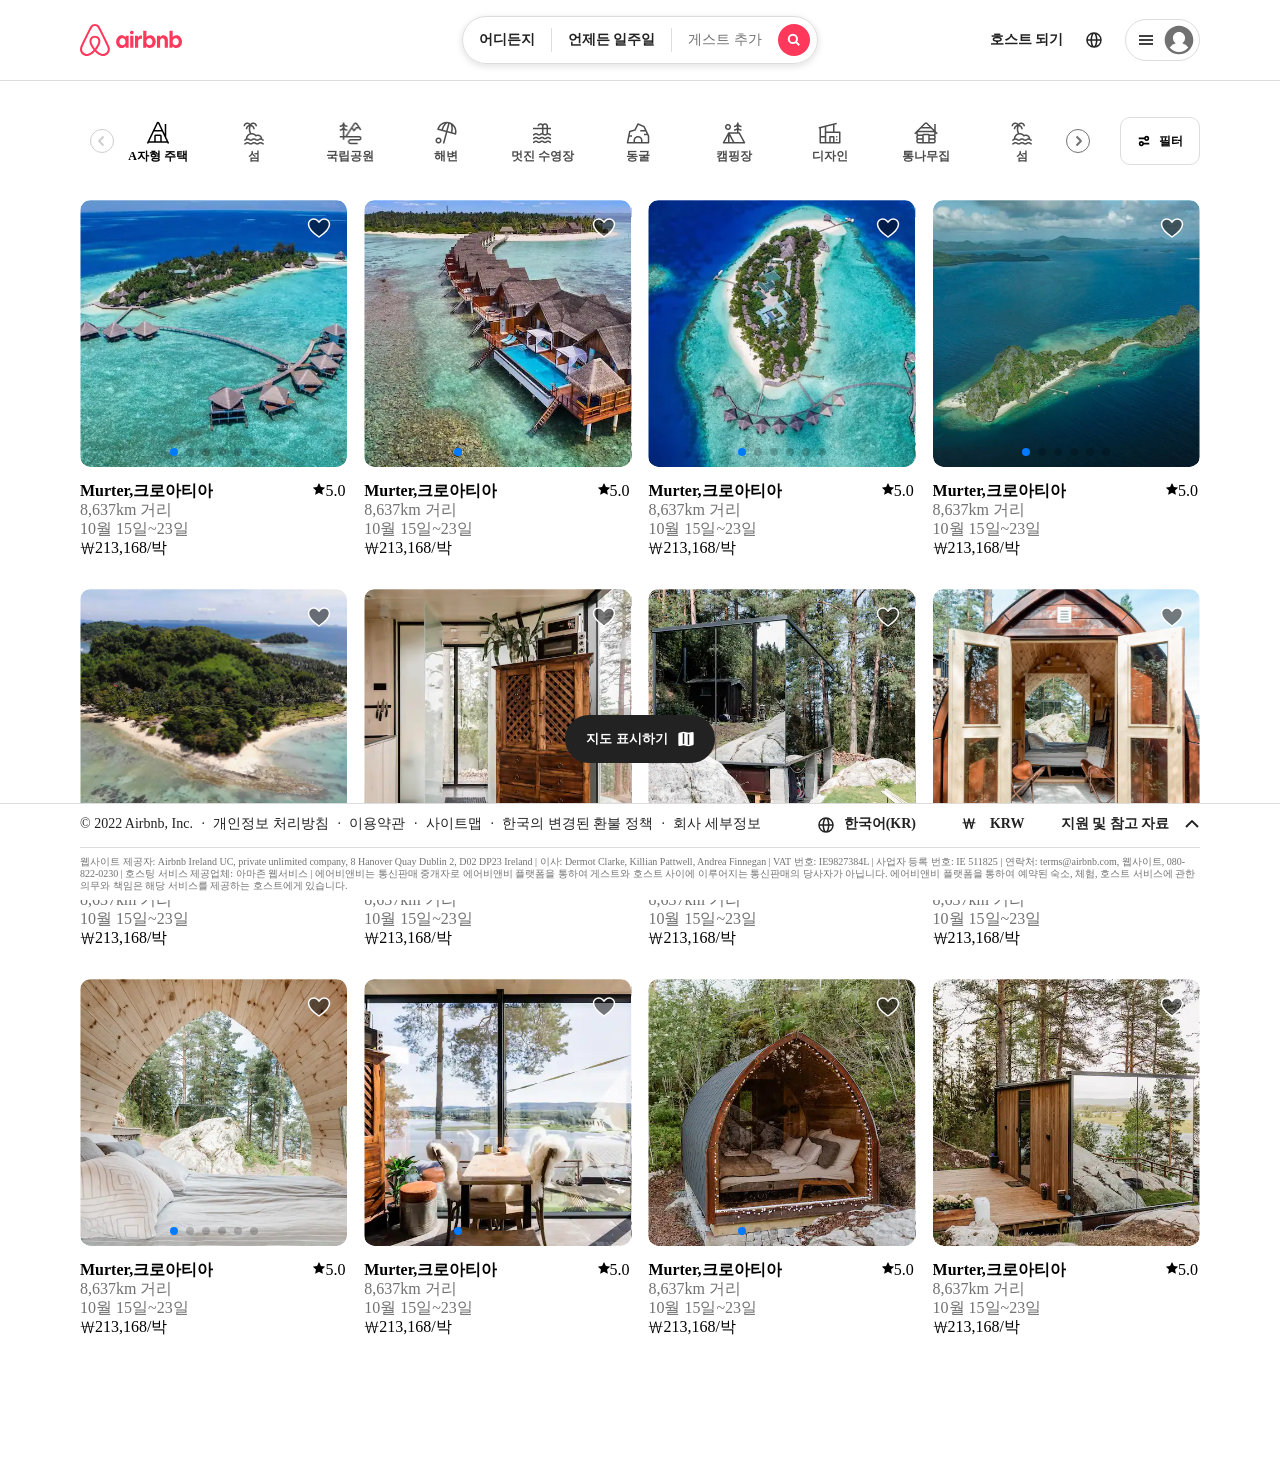
<file: index.html>
<!DOCTYPE html>
<html lang="ko">
<head>
    <meta charset="UTF-8">
    <meta http-equiv="X-UA-Compatible" content="IE=edge">
    <meta name="viewport" content="width=device-width, initial-scale=1.0">
    <title>airbnb clone</title>
    <link rel="shortcut icon" href="./image/Airbnb_icon.png">
    <link rel="stylesheet" href="./css/reset.css">
    <!-- Link Swiper's CSS -->
    <link rel="stylesheet" href="https://unpkg.com/swiper/swiper-bundle.min.css">
    <link rel="stylesheet" href="./css/style.css">
    <script src="https://code.jquery.com/jquery-3.6.0.min.js"></script>
    <!-- Swiper JS -->
    <script src="https://unpkg.com/swiper/swiper-bundle.min.js"></script>
    <script type="text/javascript" src="./js/index.js"></script>
    <!-- <script src="https://www.w3schools.com/lib/w3.js"></script> -->
</head>
<body>
    <div class="wrap">
        <header id="header"  w3-include-html="./html/header.html">
            <div class="header">
                <div class="header-mobile">
                    <div class="mobile-search">
                        <div>
                            <svg class="mobile-search-icon" viewBox="0 0 32 32" xmlns="http://www.w3.org/2000/svg" aria-hidden="true" role="presentation" focusable="false" style="display: block; height: 16px; width: 16px; fill: currentcolor;">
                                <path d="M13 0c7.18 0 13 5.82 13 13 0 2.868-.929 5.519-2.502 7.669l7.916 7.917-2.828 2.828-7.917-7.916A12.942 12.942 0 0 1 13 26C5.82 26 0 20.18 0 13S5.82 0 13 0zm0 4a9 9 0 1 0 0 18 9 9 0 0 0 0-18z" opacity=".8"></path>
                            </svg>
                        </div>
                        <div class="mobile-search-title"><p>어디로 여행가세요?</p><span>어디든지 언제든 일주일 게스트 추가</span></div>
                        <div class="mobile-search-control">
                            <svg viewBox="0 0 16 16" xmlns="http://www.w3.org/2000/svg" aria-hidden="true" role="presentation" focusable="false" style="display: block; height: 16px; width: 16px; fill: rgb(34, 34, 34);">
                                <path d="M5 8c1.306 0 2.418.835 2.83 2H14v2H7.829A3.001 3.001 0 1 1 5 8zm0 2a1 1 0 1 0 0 2 1 1 0 0 0 0-2zm6-8a3 3 0 1 1-2.829 4H2V4h6.17A3.001 3.001 0 0 1 11 2zm0 2a1 1 0 1 0 0 2 1 1 0 0 0 0-2z"></path>
                            </svg>
                        </div>
                    </div>
                </div>
                <div class="login-modal">
                    <div class="modal-box" id="modal">
                        <div class="modal-box-top">
                            <div class="signup modal-hover">회원 가입</div>
                            <div class="signin modal-hover">로그인</div>
                        </div>
                        <div class="modal-box-bottom">
                            <div class="will-host modal-hover">숙소 호스트 되기</div>
                            <div class="hosting modal-hover">체험 호스팅하기</div>
                            <div class="help modal-hover">도움말</div>
                        </div>
                    </div>
                </div>
                
                <div class="header-top">
                    <div class="header-top-menu">
                        <div class="header-logo">
                            <svg width="102" height="32" style="display:block">
                                <path d="M29.3864 22.7101C29.2429 22.3073 29.0752 21.9176 28.9157 21.5565C28.6701 21.0011 28.4129 20.4446 28.1641 19.9067L28.1444 19.864C25.9255 15.0589 23.5439 10.1881 21.0659 5.38701L20.9607 5.18316C20.7079 4.69289 20.4466 4.18596 20.1784 3.68786C19.8604 3.0575 19.4745 2.4636 19.0276 1.91668C18.5245 1.31651 17.8956 0.833822 17.1853 0.502654C16.475 0.171486 15.7005 -9.83959e-05 14.9165 4.23317e-08C14.1325 9.84805e-05 13.3581 0.171877 12.6478 0.503224C11.9376 0.834571 11.3088 1.31742 10.8059 1.91771C10.3595 2.46476 9.97383 3.05853 9.65572 3.68858C9.38521 4.19115 9.12145 4.70278 8.8664 5.19757L8.76872 5.38696C6.29061 10.1884 3.90903 15.0592 1.69015 19.8639L1.65782 19.9338C1.41334 20.463 1.16057 21.0102 0.919073 21.5563C0.75949 21.9171 0.592009 22.3065 0.448355 22.7103C0.0369063 23.8104 -0.094204 24.9953 0.0668098 26.1585C0.237562 27.334 0.713008 28.4447 1.44606 29.3804C2.17911 30.3161 3.14434 31.0444 4.24614 31.4932C5.07835 31.8299 5.96818 32.002 6.86616 32C7.14824 31.9999 7.43008 31.9835 7.71027 31.9509C8.846 31.8062 9.94136 31.4366 10.9321 30.8639C12.2317 30.1338 13.5152 29.0638 14.9173 27.5348C16.3194 29.0638 17.6029 30.1338 18.9025 30.8639C19.8932 31.4367 20.9886 31.8062 22.1243 31.9509C22.4045 31.9835 22.6864 31.9999 22.9685 32C23.8664 32.002 24.7561 31.8299 25.5883 31.4932C26.6901 31.0444 27.6554 30.3161 28.3885 29.3804C29.1216 28.4447 29.5971 27.3341 29.7679 26.1585C29.9287 24.9952 29.7976 23.8103 29.3864 22.7101ZM14.9173 24.377C13.1816 22.1769 12.0678 20.1338 11.677 18.421C11.5169 17.7792 11.4791 17.1131 11.5656 16.4573C11.6339 15.9766 11.8105 15.5176 12.0821 15.1148C12.4163 14.6814 12.8458 14.3304 13.3374 14.0889C13.829 13.8475 14.3696 13.7219 14.9175 13.7219C15.4655 13.722 16.006 13.8476 16.4976 14.0892C16.9892 14.3307 17.4186 14.6817 17.7528 15.1151C18.0244 15.5181 18.201 15.9771 18.2693 16.4579C18.3556 17.114 18.3177 17.7803 18.1573 18.4223C17.7661 20.1349 16.6526 22.1774 14.9173 24.377ZM27.7406 25.8689C27.6212 26.6908 27.2887 27.4674 26.7762 28.1216C26.2636 28.7759 25.5887 29.2852 24.8183 29.599C24.0393 29.9111 23.1939 30.0217 22.3607 29.9205C21.4946 29.8089 20.6599 29.5239 19.9069 29.0824C18.7501 28.4325 17.5791 27.4348 16.2614 25.9712C18.3591 23.3846 19.669 21.0005 20.154 18.877C20.3723 17.984 20.4196 17.0579 20.2935 16.1475C20.1791 15.3632 19.8879 14.615 19.4419 13.9593C18.9194 13.2519 18.2378 12.6768 17.452 12.2805C16.6661 11.8842 15.798 11.6777 14.9175 11.6777C14.0371 11.6777 13.1689 11.8841 12.383 12.2803C11.5971 12.6765 10.9155 13.2515 10.393 13.9589C9.94707 14.6144 9.65591 15.3624 9.5414 16.1465C9.41524 17.0566 9.4623 17.9822 9.68011 18.8749C10.1648 20.9993 11.4748 23.384 13.5732 25.9714C12.2555 27.4348 11.0845 28.4325 9.92769 29.0825C9.17468 29.5239 8.34007 29.809 7.47395 29.9205C6.64065 30.0217 5.79525 29.9111 5.0162 29.599C4.24581 29.2852 3.57092 28.7759 3.05838 28.1217C2.54585 27.4674 2.21345 26.6908 2.09411 25.8689C1.97932 25.0334 2.07701 24.1825 2.37818 23.3946C2.49266 23.0728 2.62663 22.757 2.7926 22.3818C3.0274 21.851 3.27657 21.3115 3.51759 20.7898L3.54996 20.7197C5.75643 15.9419 8.12481 11.0982 10.5894 6.32294L10.6875 6.13283C10.9384 5.64601 11.1979 5.14267 11.4597 4.6563C11.7101 4.15501 12.0132 3.68171 12.3639 3.2444C12.6746 2.86903 13.0646 2.56681 13.5059 2.35934C13.9473 2.15186 14.4291 2.04426 14.9169 2.04422C15.4047 2.04418 15.8866 2.15171 16.3279 2.35911C16.7693 2.56651 17.1593 2.86867 17.4701 3.24399C17.821 3.68097 18.1242 4.15411 18.3744 4.65538C18.6338 5.13742 18.891 5.63623 19.1398 6.11858L19.2452 6.32315C21.7097 11.0979 24.078 15.9415 26.2847 20.7201L26.3046 20.7631C26.5498 21.2936 26.8033 21.8419 27.042 22.382C27.2082 22.7577 27.3424 23.0738 27.4566 23.3944C27.7576 24.1824 27.8553 25.0333 27.7406 25.8689Z"></path>
                                <path class="logo-name" d="M41.6847 24.1196C40.8856 24.1196 40.1505 23.9594 39.4792 23.6391C38.808 23.3188 38.2327 22.8703 37.7212 22.2937C37.2098 21.7172 36.8263 21.0445 36.5386 20.3078C36.2509 19.539 36.123 18.7062 36.123 17.8093C36.123 16.9124 36.2829 16.0475 36.5705 15.2787C36.8582 14.51 37.2737 13.8373 37.7852 13.2287C38.2966 12.6521 38.9039 12.1716 39.6071 11.8513C40.3103 11.531 41.0455 11.3708 41.8765 11.3708C42.6756 11.3708 43.3788 11.531 44.0181 11.8833C44.6574 12.2037 45.1688 12.6841 45.5843 13.2927L45.6802 11.7232H48.6209V23.7992H45.6802L45.5843 22.0375C45.1688 22.6781 44.6254 23.1906 43.9222 23.575C43.2829 23.9274 42.5158 24.1196 41.6847 24.1196ZM42.4519 21.2367C43.0272 21.2367 43.5386 21.0765 44.0181 20.7882C44.4656 20.4679 44.8172 20.0515 45.1049 19.539C45.3606 19.0265 45.4884 18.4179 45.4884 17.7452C45.4884 17.0725 45.3606 16.4639 45.1049 15.9514C44.8492 15.4389 44.4656 15.0225 44.0181 14.7022C43.5706 14.3818 43.0272 14.2537 42.4519 14.2537C41.8765 14.2537 41.3651 14.4139 40.8856 14.7022C40.4382 15.0225 40.0866 15.4389 39.7989 15.9514C39.5432 16.4639 39.4153 17.0725 39.4153 17.7452C39.4153 18.4179 39.5432 19.0265 39.7989 19.539C40.0546 20.0515 40.4382 20.4679 40.8856 20.7882C41.3651 21.0765 41.8765 21.2367 42.4519 21.2367ZM53.6392 8.4559C53.6392 8.80825 53.5753 9.12858 53.4154 9.38483C53.2556 9.64109 53.0319 9.86531 52.7442 10.0255C52.4565 10.1856 52.1369 10.2497 51.8173 10.2497C51.4976 10.2497 51.178 10.1856 50.8903 10.0255C50.6026 9.86531 50.3789 9.64109 50.2191 9.38483C50.0592 9.09654 49.9953 8.80825 49.9953 8.4559C49.9953 8.10355 50.0592 7.78323 50.2191 7.52697C50.3789 7.23868 50.6026 7.04649 50.8903 6.88633C51.178 6.72617 51.4976 6.66211 51.8173 6.66211C52.1369 6.66211 52.4565 6.72617 52.7442 6.88633C53.0319 7.04649 53.2556 7.27072 53.4154 7.52697C53.5433 7.78323 53.6392 8.07152 53.6392 8.4559ZM50.2191 23.7672V11.6911H53.4154V23.7672H50.2191V23.7672ZM61.9498 14.8623V14.8943C61.79 14.8303 61.5982 14.7982 61.4383 14.7662C61.2466 14.7342 61.0867 14.7342 60.895 14.7342C60 14.7342 59.3287 14.9904 58.8812 15.535C58.4018 16.0795 58.178 16.8483 58.178 17.8413V23.7672H54.9817V11.6911H57.9223L58.0182 13.517C58.3379 12.8763 58.7214 12.3958 59.2648 12.0435C59.7762 11.6911 60.3835 11.531 61.0867 11.531C61.3105 11.531 61.5342 11.563 61.726 11.595C61.8219 11.6271 61.8858 11.6271 61.9498 11.6591V14.8623ZM63.2283 23.7672V6.72617H66.4247V13.2287C66.8722 12.6521 67.3836 12.2036 68.0229 11.8513C68.6622 11.531 69.3654 11.3388 70.1645 11.3388C70.9635 11.3388 71.6987 11.4989 72.3699 11.8193C73.0412 12.1396 73.6165 12.588 74.128 13.1646C74.6394 13.7412 75.0229 14.4139 75.3106 15.1506C75.5983 15.9194 75.7261 16.7522 75.7261 17.6491C75.7261 18.546 75.5663 19.4109 75.2787 20.1796C74.991 20.9484 74.5755 21.6211 74.064 22.2297C73.5526 22.8063 72.9453 23.2867 72.2421 23.6071C71.5389 23.9274 70.8037 24.0875 69.9727 24.0875C69.1736 24.0875 68.4704 23.9274 67.8311 23.575C67.1918 23.2547 66.6804 22.7742 66.2649 22.1656L66.169 23.7352L63.2283 23.7672ZM69.3973 21.2367C69.9727 21.2367 70.4841 21.0765 70.9635 20.7882C71.411 20.4679 71.7626 20.0515 72.0503 19.539C72.306 19.0265 72.4339 18.4179 72.4339 17.7452C72.4339 17.0725 72.306 16.4639 72.0503 15.9514C71.7626 15.4389 71.411 15.0225 70.9635 14.7022C70.5161 14.3818 69.9727 14.2537 69.3973 14.2537C68.822 14.2537 68.3106 14.4139 67.8311 14.7022C67.3836 15.0225 67.032 15.4389 66.7443 15.9514C66.4886 16.4639 66.3608 17.0725 66.3608 17.7452C66.3608 18.4179 66.4886 19.0265 66.7443 19.539C67 20.0515 67.3836 20.4679 67.8311 20.7882C68.3106 21.0765 68.822 21.2367 69.3973 21.2367ZM76.9408 23.7672V11.6911H79.8814L79.9773 13.2607C80.3289 12.6841 80.8084 12.2357 81.4157 11.8833C82.023 11.531 82.7262 11.3708 83.5253 11.3708C84.4203 11.3708 85.1874 11.595 85.8267 12.0115C86.4979 12.4279 87.0094 13.0365 87.361 13.8053C87.7126 14.574 87.9043 15.5029 87.9043 16.56V23.7992H84.708V16.9764C84.708 16.1436 84.5162 15.4709 84.1326 14.9904C83.7491 14.51 83.2376 14.2537 82.5664 14.2537C82.0869 14.2537 81.6714 14.3498 81.2878 14.574C80.9362 14.7982 80.6486 15.0865 80.4248 15.503C80.2011 15.8873 80.1052 16.3678 80.1052 16.8483V23.7672H76.9408V23.7672ZM89.5025 23.7672V6.72617H92.6989V13.2287C93.1464 12.6521 93.6578 12.2036 94.2971 11.8513C94.9364 11.531 95.6396 11.3388 96.4387 11.3388C97.2378 11.3388 97.9729 11.4989 98.6442 11.8193C99.3154 12.1396 99.8907 12.588 100.402 13.1646C100.914 13.7412 101.297 14.4139 101.585 15.1506C101.873 15.9194 102 16.7522 102 17.6491C102 18.546 101.841 19.4109 101.553 20.1796C101.265 20.9484 100.85 21.6211 100.338 22.2297C99.8268 22.8063 99.2195 23.2867 98.5163 23.6071C97.8131 23.9274 97.0779 24.0875 96.2469 24.0875C95.4478 24.0875 94.7446 23.9274 94.1053 23.575C93.466 23.2547 92.9546 22.7742 92.5391 22.1656L92.4432 23.7352L89.5025 23.7672ZM95.7035 21.2367C96.2788 21.2367 96.7903 21.0765 97.2697 20.7882C97.7172 20.4679 98.0688 20.0515 98.3565 19.539C98.6122 19.0265 98.7401 18.4179 98.7401 17.7452C98.7401 17.0725 98.6122 16.4639 98.3565 15.9514C98.1008 15.4389 97.7172 15.0225 97.2697 14.7022C96.8222 14.3818 96.2788 14.2537 95.7035 14.2537C95.1281 14.2537 94.6167 14.4139 94.1373 14.7022C93.6898 15.0225 93.3382 15.4389 93.0505 15.9514C92.7628 16.4639 92.6669 17.0725 92.6669 17.7452C92.6669 18.4179 92.7948 19.0265 93.0505 19.539C93.3062 20.0515 93.6898 20.4679 94.1373 20.7882C94.6167 21.0765 95.0962 21.2367 95.7035 21.2367Z" ></path>
                            </svg>
                        </div>
                        <div class="header-search">
                            <button>어디든지</button>
                            <span></span>
                            <button>언제든 일주일</button>
                            <span></span>
                            <button>게스트 추가</button>
                            <div class="header-search-icon">
                                <svg viewBox="0 0 32 32" xmlns="http://www.w3.org/2000/svg" aria-hidden="true" role="presentation" focusable="false" style="display: block; fill: none; height: 12px; width: 12px; stroke: white; stroke-width: 5.33333; overflow: visible;">
                                    <g fill="none"><path d="m13 24c6.0751322 0 11-4.9248678 11-11 0-6.07513225-4.9248678-11-11-11-6.07513225 0-11 4.92486775-11 11 0 6.0751322 4.92486775 11 11 11zm8-3 9 9"></path></g>
                                </svg>
                            </div>
                        </div>
                        <div class="header-etc">
                            <div class="header-host">호스트 되기</div>
                            <div id="header-global" class="header-global" href="#global-popup-bg">
                                <svg viewBox="0 0 16 16" xmlns="http://www.w3.org/2000/svg" aria-hidden="true" role="presentation" focusable="false" style="display: block; height: 16px; width: 16px; fill: currentcolor;">
                                    <path d="m8.002.25a7.77 7.77 0 0 1 7.748 7.776 7.75 7.75 0 0 1 -7.521 7.72l-.246.004a7.75 7.75 0 0 1 -7.73-7.513l-.003-.245a7.75 7.75 0 0 1 7.752-7.742zm1.949 8.5h-3.903c.155 2.897 1.176 5.343 1.886 5.493l.068.007c.68-.002 1.72-2.365 1.932-5.23zm4.255 0h-2.752c-.091 1.96-.53 3.783-1.188 5.076a6.257 6.257 0 0 0 3.905-4.829zm-9.661 0h-2.75a6.257 6.257 0 0 0 3.934 5.075c-.615-1.208-1.036-2.875-1.162-4.686l-.022-.39zm1.188-6.576-.115.046a6.257 6.257 0 0 0 -3.823 5.03h2.75c.085-1.83.471-3.54 1.059-4.81zm2.262-.424c-.702.002-1.784 2.512-1.947 5.5h3.904c-.156-2.903-1.178-5.343-1.892-5.494l-.065-.007zm2.28.432.023.05c.643 1.288 1.069 3.084 1.157 5.018h2.748a6.275 6.275 0 0 0 -3.929-5.068z"></path>
                                </svg>
                            </div>
                            <button class="header-login" id="header-login" href="#modal">
                                <svg viewBox="0 0 32 32" xmlns="http://www.w3.org/2000/svg" aria-hidden="true" role="presentation" focusable="false" style="display: block; fill: none; height: 16px; width: 16px; stroke: currentcolor; stroke-width: 3; overflow: visible;">
                                    <g fill="none" fill-rule="nonzero"><path d="m2 16h28"></path><path d="m2 24h28"></path><path d="m2 8h28"></path></g>
                                </svg>
                                <svg class="person" viewBox="0 0 32 32" xmlns="http://www.w3.org/2000/svg" aria-hidden="true" role="presentation" focusable="false" style="display: block; height: 30px; width: 30px;">
                                    <path d="m16 .7c-8.437 0-15.3 6.863-15.3 15.3s6.863 15.3 15.3 15.3 15.3-6.863 15.3-15.3-6.863-15.3-15.3-15.3zm0 28c-4.021 0-7.605-1.884-9.933-4.81a12.425 12.425 0 0 1 6.451-4.4 6.507 6.507 0 0 1 -3.018-5.49c0-3.584 2.916-6.5 6.5-6.5s6.5 2.916 6.5 6.5a6.513 6.513 0 0 1 -3.019 5.491 12.42 12.42 0 0 1 6.452 4.4c-2.328 2.925-5.912 4.809-9.933 4.809z"></path>
                                </svg>
                            </button>
                        </div>
                    </div>
                </div>
                <div class="header-bottom">
                    <div class="header-bottom-menu">
                        <div class="header-slide">
                            <!-- Swiper -->
                            <div class="swiper mySwiper header-swiper">
                                <div class="swiper-wrapper header-swiper-wrapper">
                                    <div class="swiper-slide header-swiper-slide active"><img src="./image/menu-icon-AtypeHouse.jpg"><p>A자형 주택</p></div>
                                    <div class="swiper-slide header-swiper-slide"><img src="./image/menu-icon-island.jpg"><p>섬</p></div>
                                    <div class="swiper-slide header-swiper-slide"><img src="./image/menu-icon-nationalPark.jpg"><p>국립공원</p></div>
                                    <div class="swiper-slide header-swiper-slide"><img src="./image/menu-icon-beach.jpg"><p>해변</p></div>
                                    <div class="swiper-slide header-swiper-slide"><img src="./image/menu-icon-pool.jpg"><p>멋진 수영장</p></div>
                                    <div class="swiper-slide header-swiper-slide"><img src="./image/menu-icon-cave.jpg"><p>동굴</p></div>
                                    <div class="swiper-slide header-swiper-slide"><img src="./image/menu-icon-campground.jpg"><p>캠핑장</p></div>
                                    <div class="swiper-slide header-swiper-slide"><img src="./image/menu-icon-design.jpg"><p>디자인</p></div>
                                    <div class="swiper-slide header-swiper-slide"><img src="./image/menu-icon-logCabin.jpg"><p>통나무집</p></div>
                                    <div class="swiper-slide header-swiper-slide"><img src="./image/menu-icon-island.jpg"><p>섬</p></div>
                                    <div class="swiper-slide header-swiper-slide"><img src="./image/menu-icon-island.jpg"><p>섬</p></div>
                                    <div class="swiper-slide header-swiper-slide"><img src="./image/menu-icon-island.jpg"><p>섬</p></div>
                                    <div class="swiper-slide header-swiper-slide"><img src="./image/menu-icon-island.jpg"><p>섬</p></div>
                                    <div class="swiper-slide header-swiper-slide"><img src="./image/menu-icon-island.jpg"><p>섬</p></div>
                                    <div class="swiper-slide header-swiper-slide"><img src="./image/menu-icon-island.jpg"><p>섬</p></div>
                                    <div class="swiper-slide header-swiper-slide"><img src="./image/menu-icon-island.jpg"><p>섬</p></div>
                                    <div class="swiper-slide header-swiper-slide"><img src="./image/menu-icon-island.jpg"><p>섬</p></div>
                                </div>
                                <div class="swiper-button-next">
                                    <svg viewBox="0 0 32 32" xmlns="http://www.w3.org/2000/svg" aria-hidden="true" role="presentation" focusable="false" style="display: block; fill: none; height: 12px; width: 12px; stroke: currentcolor; stroke-width: 5.33333; overflow: visible; color: #717171;">
                                        <g fill="none">
                                            <path d="m12 4 11.2928932 11.2928932c.3905243.3905243.3905243 1.0236893 0 1.4142136l-11.2928932 11.2928932"></path>
                                        </g>
                                    </svg>
                                </div>
                                <div class="swiper-button-prev">
                                    <svg viewBox="0 0 32 32" xmlns="http://www.w3.org/2000/svg" aria-hidden="true" role="presentation" focusable="false" style="display: block; fill: none; height: 12px; width: 12px; stroke: currentcolor; stroke-width: 5.33333; overflow: visible; color: #717171;">
                                        <g fill="none">
                                            <path d="m20 28-11.29289322-11.2928932c-.39052429-.3905243-.39052429-1.0236893 0-1.4142136l11.29289322-11.2928932"></path>
                                        </g>
                                    </svg>
                                </div>
                            </div>                            
                        </div>
                        <div class="header-filter" href="#popup-filter-bg">
                            <svg viewBox="0 0 16 16" xmlns="http://www.w3.org/2000/svg" style="display:block;height:14px;width:14px;fill:currentColor" aria-hidden="true" role="presentation" focusable="false">
                                <path d="M5 8c1.306 0 2.418.835 2.83 2H14v2H7.829A3.001 3.001 0 1 1 5 8zm0 2a1 1 0 1 0 0 2 1 1 0 0 0 0-2zm6-8a3 3 0 1 1-2.829 4H2V4h6.17A3.001 3.001 0 0 1 11 2zm0 2a1 1 0 1 0 0 2 1 1 0 0 0 0-2z"></path>
                            </svg>
                            필터
                        </div>
                    </div>
                </div>
            </div>
        </header>
        <div id="main"  w3-include-html="./html/main.html">
            <div class="main">
                <div class="list-box">
                    <div class="slide">
                        <div class="heart-icon">
                            <svg viewBox="0 0 32 32" xmlns="http://www.w3.org/2000/svg" aria-hidden="true" role="presentation" focusable="false" style="display: block; fill: rgba(0, 0, 0, 0.5); height: 24px; width: 24px; stroke: white; stroke-width: 2; overflow: visible;">
                                <path d="m16 28c7-4.733 14-10 14-17 0-1.792-.683-3.583-2.05-4.95-1.367-1.366-3.158-2.05-4.95-2.05-1.791 0-3.583.684-4.949 2.05l-2.051 2.051-2.05-2.051c-1.367-1.366-3.158-2.05-4.95-2.05-1.791 0-3.583.684-4.949 2.05-1.367 1.367-2.051 3.158-2.051 4.95 0 7 7 12.267 14 17z"></path>
                            </svg>
                        </div>
                        <div class="swiper mainSwiper main-swiper">
                            <div class="swiper-wrapper main-swiper-wrapper">
                                <div class="swiper-slide main-swiper-slide"><img src="./image/373443ec-b377-4181-b753-3a2f3508c2b3.webp"></div>
                                <div class="swiper-slide main-swiper-slide"><img src="./image/realingen-2.jpg"></div>
                                <div class="swiper-slide main-swiper-slide"><img src="./image/realingen-3.jpg"></div>
                                <div class="swiper-slide main-swiper-slide"><img src="./image/realingen-9.jpg"></div>
                                <div class="swiper-slide main-swiper-slide"><img src="./image/realingen-11.jpg"></div>
                                <div class="swiper-slide main-swiper-slide"><img src="./image/realingen-7.jpg"></div>
                            </div>
                            <div class="swiper-pagination"></div>
                            <div class="main-swiper-button-next">
                                <svg viewBox="0 0 32 32" xmlns="http://www.w3.org/2000/svg" aria-hidden="true" role="presentation" focusable="false" style="display: block; fill: none; height: 12px; width: 12px; stroke: currentcolor; stroke-width: 5.33333; overflow: visible; color: #717171;">
                                    <g fill="none">
                                        <path d="m12 4 11.2928932 11.2928932c.3905243.3905243.3905243 1.0236893 0 1.4142136l-11.2928932 11.2928932"></path>
                                    </g>
                                </svg>
                            </div>
                            <div class="main-swiper-button-prev">
                                <svg viewBox="0 0 32 32" xmlns="http://www.w3.org/2000/svg" aria-hidden="true" role="presentation" focusable="false" style="display: block; fill: none; height: 12px; width: 12px; stroke: currentcolor; stroke-width: 5.33333; overflow: visible; color: #717171;">
                                    <g fill="none">
                                        <path d="m20 28-11.29289322-11.2928932c-.39052429-.3905243-.39052429-1.0236893 0-1.4142136l11.29289322-11.2928932"></path>
                                    </g>
                                </svg>
                            </div>                            
                        </div>  
                    </div>
                    <div class="list-content">
                        <div class="list-title">
                            <div class="list-name">Murter,크로아티아</div>
                            <div class="list-star">
                                <svg viewBox="0 0 32 32" xmlns="http://www.w3.org/2000/svg" aria-hidden="true" role="presentation" focusable="false" style="display: block; height: 12px; width: 12px; fill: currentcolor;">
                                    <path d="M15.094 1.579l-4.124 8.885-9.86 1.27a1 1 0 0 0-.542 1.736l7.293 6.565-1.965 9.852a1 1 0 0 0 1.483 1.061L16 25.951l8.625 4.997a1 1 0 0 0 1.482-1.06l-1.965-9.853 7.293-6.565a1 1 0 0 0-.541-1.735l-9.86-1.271-4.127-8.885a1 1 0 0 0-1.814 0z" fill-rule="evenodd"></path>
                                </svg>
                                <span>5.0</span>
                            </div>
                        </div>
                        <div class="list-distance">8,637km 거리</div>
                        <div class="list-data">10월 15일~23일</div>
                        <div class="list-price">₩213,168/박</div>
                    </div>
                </div>
                <div class="list-box">
                    <div class="slide">
                        <div class="heart-icon">
                            <svg viewBox="0 0 32 32" xmlns="http://www.w3.org/2000/svg" aria-hidden="true" role="presentation" focusable="false" style="display: block; fill: rgba(0, 0, 0, 0.5); height: 24px; width: 24px; stroke: white; stroke-width: 2; overflow: visible;">
                                <path d="m16 28c7-4.733 14-10 14-17 0-1.792-.683-3.583-2.05-4.95-1.367-1.366-3.158-2.05-4.95-2.05-1.791 0-3.583.684-4.949 2.05l-2.051 2.051-2.05-2.051c-1.367-1.366-3.158-2.05-4.95-2.05-1.791 0-3.583.684-4.949 2.05-1.367 1.367-2.051 3.158-2.051 4.95 0 7 7 12.267 14 17z"></path>
                            </svg>
                        </div>
                        <div class="swiper mainSwiper main-swiper">
                            <div class="swiper-wrapper main-swiper-wrapper">
                                <div class="swiper-slide main-swiper-slide"><img src="./image/d727cf6e-4787-4b38-a86f-0cd8d91d02b2.webp"></div>
                                <div class="swiper-slide main-swiper-slide"><img src="./image/realingen-2.jpg"></div>
                                <div class="swiper-slide main-swiper-slide"><img src="./image/realingen-3.jpg"></div>
                                <div class="swiper-slide main-swiper-slide"><img src="./image/realingen-9.jpg"></div>
                                <div class="swiper-slide main-swiper-slide"><img src="./image/realingen-11.jpg"></div>
                                <div class="swiper-slide main-swiper-slide"><img src="./image/realingen-7.jpg"></div>
                            </div>
                            <div class="swiper-pagination"></div>
                            <div class="main-swiper-button-next">
                                <svg viewBox="0 0 32 32" xmlns="http://www.w3.org/2000/svg" aria-hidden="true" role="presentation" focusable="false" style="display: block; fill: none; height: 12px; width: 12px; stroke: currentcolor; stroke-width: 5.33333; overflow: visible; color: #717171;">
                                    <g fill="none">
                                        <path d="m12 4 11.2928932 11.2928932c.3905243.3905243.3905243 1.0236893 0 1.4142136l-11.2928932 11.2928932"></path>
                                    </g>
                                </svg>
                            </div>
                            <div class="main-swiper-button-prev">
                                <svg viewBox="0 0 32 32" xmlns="http://www.w3.org/2000/svg" aria-hidden="true" role="presentation" focusable="false" style="display: block; fill: none; height: 12px; width: 12px; stroke: currentcolor; stroke-width: 5.33333; overflow: visible; color: #717171;">
                                    <g fill="none">
                                        <path d="m20 28-11.29289322-11.2928932c-.39052429-.3905243-.39052429-1.0236893 0-1.4142136l11.29289322-11.2928932"></path>
                                    </g>
                                </svg>
                            </div>                            
                        </div>  
                    </div>
                    <div class="list-content">
                        <div class="list-title">
                            <div class="list-name">Murter,크로아티아</div>
                            <div class="list-star">
                                <svg viewBox="0 0 32 32" xmlns="http://www.w3.org/2000/svg" aria-hidden="true" role="presentation" focusable="false" style="display: block; height: 12px; width: 12px; fill: currentcolor;">
                                    <path d="M15.094 1.579l-4.124 8.885-9.86 1.27a1 1 0 0 0-.542 1.736l7.293 6.565-1.965 9.852a1 1 0 0 0 1.483 1.061L16 25.951l8.625 4.997a1 1 0 0 0 1.482-1.06l-1.965-9.853 7.293-6.565a1 1 0 0 0-.541-1.735l-9.86-1.271-4.127-8.885a1 1 0 0 0-1.814 0z" fill-rule="evenodd"></path>
                                </svg>
                                <span>5.0</span>
                            </div>
                        </div>
                        <div class="list-distance">8,637km 거리</div>
                        <div class="list-data">10월 15일~23일</div>
                        <div class="list-price">₩213,168/박</div>
                    </div>
                </div>
                <div class="list-box">
                    <div class="slide">
                        <div class="heart-icon">
                            <svg viewBox="0 0 32 32" xmlns="http://www.w3.org/2000/svg" aria-hidden="true" role="presentation" focusable="false" style="display: block; fill: rgba(0, 0, 0, 0.5); height: 24px; width: 24px; stroke: white; stroke-width: 2; overflow: visible;">
                                <path d="m16 28c7-4.733 14-10 14-17 0-1.792-.683-3.583-2.05-4.95-1.367-1.366-3.158-2.05-4.95-2.05-1.791 0-3.583.684-4.949 2.05l-2.051 2.051-2.05-2.051c-1.367-1.366-3.158-2.05-4.95-2.05-1.791 0-3.583.684-4.949 2.05-1.367 1.367-2.051 3.158-2.051 4.95 0 7 7 12.267 14 17z"></path>
                            </svg>
                        </div>
                        <div class="swiper mainSwiper main-swiper">
                            <div class="swiper-wrapper main-swiper-wrapper">
                                <div class="swiper-slide main-swiper-slide"><img src="./image/e24c13b9-dd2a-4e15-9845-dd588a884e39.webp"></div>
                                <div class="swiper-slide main-swiper-slide"><img src="./image/realingen-2.jpg"></div>
                                <div class="swiper-slide main-swiper-slide"><img src="./image/realingen-3.jpg"></div>
                                <div class="swiper-slide main-swiper-slide"><img src="./image/realingen-9.jpg"></div>
                                <div class="swiper-slide main-swiper-slide"><img src="./image/realingen-11.jpg"></div>
                                <div class="swiper-slide main-swiper-slide"><img src="./image/realingen-7.jpg"></div>
                            </div>
                            <div class="swiper-pagination"></div>
                            <div class="main-swiper-button-next">
                                <svg viewBox="0 0 32 32" xmlns="http://www.w3.org/2000/svg" aria-hidden="true" role="presentation" focusable="false" style="display: block; fill: none; height: 12px; width: 12px; stroke: currentcolor; stroke-width: 5.33333; overflow: visible; color: #717171;">
                                    <g fill="none">
                                        <path d="m12 4 11.2928932 11.2928932c.3905243.3905243.3905243 1.0236893 0 1.4142136l-11.2928932 11.2928932"></path>
                                    </g>
                                </svg>
                            </div>
                            <div class="main-swiper-button-prev">
                                <svg viewBox="0 0 32 32" xmlns="http://www.w3.org/2000/svg" aria-hidden="true" role="presentation" focusable="false" style="display: block; fill: none; height: 12px; width: 12px; stroke: currentcolor; stroke-width: 5.33333; overflow: visible; color: #717171;">
                                    <g fill="none">
                                        <path d="m20 28-11.29289322-11.2928932c-.39052429-.3905243-.39052429-1.0236893 0-1.4142136l11.29289322-11.2928932"></path>
                                    </g>
                                </svg>
                            </div>                            
                        </div>  
                    </div>
                    <div class="list-content">
                        <div class="list-title">
                            <div class="list-name">Murter,크로아티아</div>
                            <div class="list-star">
                                <svg viewBox="0 0 32 32" xmlns="http://www.w3.org/2000/svg" aria-hidden="true" role="presentation" focusable="false" style="display: block; height: 12px; width: 12px; fill: currentcolor;">
                                    <path d="M15.094 1.579l-4.124 8.885-9.86 1.27a1 1 0 0 0-.542 1.736l7.293 6.565-1.965 9.852a1 1 0 0 0 1.483 1.061L16 25.951l8.625 4.997a1 1 0 0 0 1.482-1.06l-1.965-9.853 7.293-6.565a1 1 0 0 0-.541-1.735l-9.86-1.271-4.127-8.885a1 1 0 0 0-1.814 0z" fill-rule="evenodd"></path>
                                </svg>
                                <span>5.0</span>
                            </div>
                        </div>
                        <div class="list-distance">8,637km 거리</div>
                        <div class="list-data">10월 15일~23일</div>
                        <div class="list-price">₩213,168/박</div>
                    </div>
                </div>
                <div class="list-box">
                    <div class="slide">
                        <div class="heart-icon">
                            <svg viewBox="0 0 32 32" xmlns="http://www.w3.org/2000/svg" aria-hidden="true" role="presentation" focusable="false" style="display: block; fill: rgba(0, 0, 0, 0.5); height: 24px; width: 24px; stroke: white; stroke-width: 2; overflow: visible;">
                                <path d="m16 28c7-4.733 14-10 14-17 0-1.792-.683-3.583-2.05-4.95-1.367-1.366-3.158-2.05-4.95-2.05-1.791 0-3.583.684-4.949 2.05l-2.051 2.051-2.05-2.051c-1.367-1.366-3.158-2.05-4.95-2.05-1.791 0-3.583.684-4.949 2.05-1.367 1.367-2.051 3.158-2.051 4.95 0 7 7 12.267 14 17z"></path>
                            </svg>
                        </div>
                        <div class="swiper mainSwiper main-swiper">
                            <div class="swiper-wrapper main-swiper-wrapper">
                                <div class="swiper-slide main-swiper-slide"><img src="./image/78fb8268-b999-4389-b072-e2a66910e41b.webp"></div>
                                <div class="swiper-slide main-swiper-slide"><img src="./image/realingen-2.jpg"></div>
                                <div class="swiper-slide main-swiper-slide"><img src="./image/realingen-3.jpg"></div>
                                <div class="swiper-slide main-swiper-slide"><img src="./image/realingen-9.jpg"></div>
                                <div class="swiper-slide main-swiper-slide"><img src="./image/realingen-11.jpg"></div>
                                <div class="swiper-slide main-swiper-slide"><img src="./image/realingen-7.jpg"></div>
                            </div>
                            <div class="swiper-pagination"></div>
                            <div class="main-swiper-button-next">
                                <svg viewBox="0 0 32 32" xmlns="http://www.w3.org/2000/svg" aria-hidden="true" role="presentation" focusable="false" style="display: block; fill: none; height: 12px; width: 12px; stroke: currentcolor; stroke-width: 5.33333; overflow: visible; color: #717171;">
                                    <g fill="none">
                                        <path d="m12 4 11.2928932 11.2928932c.3905243.3905243.3905243 1.0236893 0 1.4142136l-11.2928932 11.2928932"></path>
                                    </g>
                                </svg>
                            </div>
                            <div class="main-swiper-button-prev">
                                <svg viewBox="0 0 32 32" xmlns="http://www.w3.org/2000/svg" aria-hidden="true" role="presentation" focusable="false" style="display: block; fill: none; height: 12px; width: 12px; stroke: currentcolor; stroke-width: 5.33333; overflow: visible; color: #717171;">
                                    <g fill="none">
                                        <path d="m20 28-11.29289322-11.2928932c-.39052429-.3905243-.39052429-1.0236893 0-1.4142136l11.29289322-11.2928932"></path>
                                    </g>
                                </svg>
                            </div>                            
                        </div>  
                    </div>
                    <div class="list-content">
                        <div class="list-title">
                            <div class="list-name">Murter,크로아티아</div>
                            <div class="list-star">
                                <svg viewBox="0 0 32 32" xmlns="http://www.w3.org/2000/svg" aria-hidden="true" role="presentation" focusable="false" style="display: block; height: 12px; width: 12px; fill: currentcolor;">
                                    <path d="M15.094 1.579l-4.124 8.885-9.86 1.27a1 1 0 0 0-.542 1.736l7.293 6.565-1.965 9.852a1 1 0 0 0 1.483 1.061L16 25.951l8.625 4.997a1 1 0 0 0 1.482-1.06l-1.965-9.853 7.293-6.565a1 1 0 0 0-.541-1.735l-9.86-1.271-4.127-8.885a1 1 0 0 0-1.814 0z" fill-rule="evenodd"></path>
                                </svg>
                                <span>5.0</span>
                            </div>
                        </div>
                        <div class="list-distance">8,637km 거리</div>
                        <div class="list-data">10월 15일~23일</div>
                        <div class="list-price">₩213,168/박</div>
                    </div>
                </div>
                <div class="list-box">
                    <div class="slide">
                        <div class="heart-icon">
                            <svg viewBox="0 0 32 32" xmlns="http://www.w3.org/2000/svg" aria-hidden="true" role="presentation" focusable="false" style="display: block; fill: rgba(0, 0, 0, 0.5); height: 24px; width: 24px; stroke: white; stroke-width: 2; overflow: visible;">
                                <path d="m16 28c7-4.733 14-10 14-17 0-1.792-.683-3.583-2.05-4.95-1.367-1.366-3.158-2.05-4.95-2.05-1.791 0-3.583.684-4.949 2.05l-2.051 2.051-2.05-2.051c-1.367-1.366-3.158-2.05-4.95-2.05-1.791 0-3.583.684-4.949 2.05-1.367 1.367-2.051 3.158-2.051 4.95 0 7 7 12.267 14 17z"></path>
                            </svg>
                        </div>
                        <div class="swiper mainSwiper main-swiper">
                            <div class="swiper-wrapper main-swiper-wrapper">
                                <div class="swiper-slide main-swiper-slide"><img src="./image/9f5e2990-665a-4e8d-a5ad-89881fff8d33.webp"></div>
                                <div class="swiper-slide main-swiper-slide"><img src="./image/realingen-2.jpg"></div>
                                <div class="swiper-slide main-swiper-slide"><img src="./image/realingen-3.jpg"></div>
                                <div class="swiper-slide main-swiper-slide"><img src="./image/realingen-9.jpg"></div>
                                <div class="swiper-slide main-swiper-slide"><img src="./image/realingen-11.jpg"></div>
                                <div class="swiper-slide main-swiper-slide"><img src="./image/realingen-7.jpg"></div>
                            </div>
                            <div class="swiper-pagination"></div>
                            <div class="main-swiper-button-next">
                                <svg viewBox="0 0 32 32" xmlns="http://www.w3.org/2000/svg" aria-hidden="true" role="presentation" focusable="false" style="display: block; fill: none; height: 12px; width: 12px; stroke: currentcolor; stroke-width: 5.33333; overflow: visible; color: #717171;">
                                    <g fill="none">
                                        <path d="m12 4 11.2928932 11.2928932c.3905243.3905243.3905243 1.0236893 0 1.4142136l-11.2928932 11.2928932"></path>
                                    </g>
                                </svg>
                            </div>
                            <div class="main-swiper-button-prev">
                                <svg viewBox="0 0 32 32" xmlns="http://www.w3.org/2000/svg" aria-hidden="true" role="presentation" focusable="false" style="display: block; fill: none; height: 12px; width: 12px; stroke: currentcolor; stroke-width: 5.33333; overflow: visible; color: #717171;">
                                    <g fill="none">
                                        <path d="m20 28-11.29289322-11.2928932c-.39052429-.3905243-.39052429-1.0236893 0-1.4142136l11.29289322-11.2928932"></path>
                                    </g>
                                </svg>
                            </div>                            
                        </div>  
                    </div>
                    <div class="list-content">
                        <div class="list-title">
                            <div class="list-name">Murter,크로아티아</div>
                            <div class="list-star">
                                <svg viewBox="0 0 32 32" xmlns="http://www.w3.org/2000/svg" aria-hidden="true" role="presentation" focusable="false" style="display: block; height: 12px; width: 12px; fill: currentcolor;">
                                    <path d="M15.094 1.579l-4.124 8.885-9.86 1.27a1 1 0 0 0-.542 1.736l7.293 6.565-1.965 9.852a1 1 0 0 0 1.483 1.061L16 25.951l8.625 4.997a1 1 0 0 0 1.482-1.06l-1.965-9.853 7.293-6.565a1 1 0 0 0-.541-1.735l-9.86-1.271-4.127-8.885a1 1 0 0 0-1.814 0z" fill-rule="evenodd"></path>
                                </svg>
                                <span>5.0</span>
                            </div>
                        </div>
                        <div class="list-distance">8,637km 거리</div>
                        <div class="list-data">10월 15일~23일</div>
                        <div class="list-price">₩213,168/박</div>
                    </div>
                </div>
                <div class="list-box">
                    <div class="slide">
                        <div class="heart-icon">
                            <svg viewBox="0 0 32 32" xmlns="http://www.w3.org/2000/svg" aria-hidden="true" role="presentation" focusable="false" style="display: block; fill: rgba(0, 0, 0, 0.5); height: 24px; width: 24px; stroke: white; stroke-width: 2; overflow: visible;">
                                <path d="m16 28c7-4.733 14-10 14-17 0-1.792-.683-3.583-2.05-4.95-1.367-1.366-3.158-2.05-4.95-2.05-1.791 0-3.583.684-4.949 2.05l-2.051 2.051-2.05-2.051c-1.367-1.366-3.158-2.05-4.95-2.05-1.791 0-3.583.684-4.949 2.05-1.367 1.367-2.051 3.158-2.051 4.95 0 7 7 12.267 14 17z"></path>
                            </svg>
                        </div>
                        <div class="swiper mainSwiper main-swiper">
                            <div class="swiper-wrapper main-swiper-wrapper">
                                <div class="swiper-slide main-swiper-slide"><img src="./image/realingen-6.webp"></div>
                                <div class="swiper-slide main-swiper-slide"><img src="./image/realingen-2.jpg"></div>
                                <div class="swiper-slide main-swiper-slide"><img src="./image/realingen-3.jpg"></div>
                                <div class="swiper-slide main-swiper-slide"><img src="./image/realingen-9.jpg"></div>
                                <div class="swiper-slide main-swiper-slide"><img src="./image/realingen-11.jpg"></div>
                                <div class="swiper-slide main-swiper-slide"><img src="./image/realingen-7.jpg"></div>
                            </div>
                            <div class="swiper-pagination"></div>
                            <div class="main-swiper-button-next">
                                <svg viewBox="0 0 32 32" xmlns="http://www.w3.org/2000/svg" aria-hidden="true" role="presentation" focusable="false" style="display: block; fill: none; height: 12px; width: 12px; stroke: currentcolor; stroke-width: 5.33333; overflow: visible; color: #717171;">
                                    <g fill="none">
                                        <path d="m12 4 11.2928932 11.2928932c.3905243.3905243.3905243 1.0236893 0 1.4142136l-11.2928932 11.2928932"></path>
                                    </g>
                                </svg>
                            </div>
                            <div class="main-swiper-button-prev">
                                <svg viewBox="0 0 32 32" xmlns="http://www.w3.org/2000/svg" aria-hidden="true" role="presentation" focusable="false" style="display: block; fill: none; height: 12px; width: 12px; stroke: currentcolor; stroke-width: 5.33333; overflow: visible; color: #717171;">
                                    <g fill="none">
                                        <path d="m20 28-11.29289322-11.2928932c-.39052429-.3905243-.39052429-1.0236893 0-1.4142136l11.29289322-11.2928932"></path>
                                    </g>
                                </svg>
                            </div>                            
                        </div>  
                    </div>
                    <div class="list-content">
                        <div class="list-title">
                            <div class="list-name">Murter,크로아티아</div>
                            <div class="list-star">
                                <svg viewBox="0 0 32 32" xmlns="http://www.w3.org/2000/svg" aria-hidden="true" role="presentation" focusable="false" style="display: block; height: 12px; width: 12px; fill: currentcolor;">
                                    <path d="M15.094 1.579l-4.124 8.885-9.86 1.27a1 1 0 0 0-.542 1.736l7.293 6.565-1.965 9.852a1 1 0 0 0 1.483 1.061L16 25.951l8.625 4.997a1 1 0 0 0 1.482-1.06l-1.965-9.853 7.293-6.565a1 1 0 0 0-.541-1.735l-9.86-1.271-4.127-8.885a1 1 0 0 0-1.814 0z" fill-rule="evenodd"></path>
                                </svg>
                                <span>5.0</span>
                            </div>
                        </div>
                        <div class="list-distance">8,637km 거리</div>
                        <div class="list-data">10월 15일~23일</div>
                        <div class="list-price">₩213,168/박</div>
                    </div>
                </div>
                <div class="list-box">
                    <div class="slide">
                        <div class="heart-icon">
                            <svg viewBox="0 0 32 32" xmlns="http://www.w3.org/2000/svg" aria-hidden="true" role="presentation" focusable="false" style="display: block; fill: rgba(0, 0, 0, 0.5); height: 24px; width: 24px; stroke: white; stroke-width: 2; overflow: visible;">
                                <path d="m16 28c7-4.733 14-10 14-17 0-1.792-.683-3.583-2.05-4.95-1.367-1.366-3.158-2.05-4.95-2.05-1.791 0-3.583.684-4.949 2.05l-2.051 2.051-2.05-2.051c-1.367-1.366-3.158-2.05-4.95-2.05-1.791 0-3.583.684-4.949 2.05-1.367 1.367-2.051 3.158-2.051 4.95 0 7 7 12.267 14 17z"></path>
                            </svg>
                        </div>
                        <div class="swiper mainSwiper main-swiper">
                            <div class="swiper-wrapper main-swiper-wrapper">
                                <div class="swiper-slide main-swiper-slide"><img src="./image/realingen-4.webp"></div>
                                <div class="swiper-slide main-swiper-slide"><img src="./image/realingen-2.jpg"></div>
                                <div class="swiper-slide main-swiper-slide"><img src="./image/realingen-3.jpg"></div>
                                <div class="swiper-slide main-swiper-slide"><img src="./image/realingen-9.jpg"></div>
                                <div class="swiper-slide main-swiper-slide"><img src="./image/realingen-11.jpg"></div>
                                <div class="swiper-slide main-swiper-slide"><img src="./image/realingen-7.jpg"></div>
                            </div>
                            <div class="swiper-pagination"></div>
                            <div class="main-swiper-button-next">
                                <svg viewBox="0 0 32 32" xmlns="http://www.w3.org/2000/svg" aria-hidden="true" role="presentation" focusable="false" style="display: block; fill: none; height: 12px; width: 12px; stroke: currentcolor; stroke-width: 5.33333; overflow: visible; color: #717171;">
                                    <g fill="none">
                                        <path d="m12 4 11.2928932 11.2928932c.3905243.3905243.3905243 1.0236893 0 1.4142136l-11.2928932 11.2928932"></path>
                                    </g>
                                </svg>
                            </div>
                            <div class="main-swiper-button-prev">
                                <svg viewBox="0 0 32 32" xmlns="http://www.w3.org/2000/svg" aria-hidden="true" role="presentation" focusable="false" style="display: block; fill: none; height: 12px; width: 12px; stroke: currentcolor; stroke-width: 5.33333; overflow: visible; color: #717171;">
                                    <g fill="none">
                                        <path d="m20 28-11.29289322-11.2928932c-.39052429-.3905243-.39052429-1.0236893 0-1.4142136l11.29289322-11.2928932"></path>
                                    </g>
                                </svg>
                            </div>                            
                        </div>  
                    </div>
                    <div class="list-content">
                        <div class="list-title">
                            <div class="list-name">Murter,크로아티아</div>
                            <div class="list-star">
                                <svg viewBox="0 0 32 32" xmlns="http://www.w3.org/2000/svg" aria-hidden="true" role="presentation" focusable="false" style="display: block; height: 12px; width: 12px; fill: currentcolor;">
                                    <path d="M15.094 1.579l-4.124 8.885-9.86 1.27a1 1 0 0 0-.542 1.736l7.293 6.565-1.965 9.852a1 1 0 0 0 1.483 1.061L16 25.951l8.625 4.997a1 1 0 0 0 1.482-1.06l-1.965-9.853 7.293-6.565a1 1 0 0 0-.541-1.735l-9.86-1.271-4.127-8.885a1 1 0 0 0-1.814 0z" fill-rule="evenodd"></path>
                                </svg>
                                <span>5.0</span>
                            </div>
                        </div>
                        <div class="list-distance">8,637km 거리</div>
                        <div class="list-data">10월 15일~23일</div>
                        <div class="list-price">₩213,168/박</div>
                    </div>
                </div>
                <div class="list-box">
                    <div class="slide">
                        <div class="heart-icon">
                            <svg viewBox="0 0 32 32" xmlns="http://www.w3.org/2000/svg" aria-hidden="true" role="presentation" focusable="false" style="display: block; fill: rgba(0, 0, 0, 0.5); height: 24px; width: 24px; stroke: white; stroke-width: 2; overflow: visible;">
                                <path d="m16 28c7-4.733 14-10 14-17 0-1.792-.683-3.583-2.05-4.95-1.367-1.366-3.158-2.05-4.95-2.05-1.791 0-3.583.684-4.949 2.05l-2.051 2.051-2.05-2.051c-1.367-1.366-3.158-2.05-4.95-2.05-1.791 0-3.583.684-4.949 2.05-1.367 1.367-2.051 3.158-2.051 4.95 0 7 7 12.267 14 17z"></path>
                            </svg>
                        </div>
                        <div class="swiper mainSwiper main-swiper">
                            <div class="swiper-wrapper main-swiper-wrapper">
                                <div class="swiper-slide main-swiper-slide"><img src="./image/realingen-7.jpg"></div>
                                <div class="swiper-slide main-swiper-slide"><img src="./image/realingen-2.jpg"></div>
                                <div class="swiper-slide main-swiper-slide"><img src="./image/realingen-3.jpg"></div>
                                <div class="swiper-slide main-swiper-slide"><img src="./image/realingen-9.jpg"></div>
                                <div class="swiper-slide main-swiper-slide"><img src="./image/realingen-11.jpg"></div>
                                <div class="swiper-slide main-swiper-slide"><img src="./image/realingen-7.jpg"></div>
                            </div>
                            <div class="swiper-pagination"></div>
                            <div class="main-swiper-button-next">
                                <svg viewBox="0 0 32 32" xmlns="http://www.w3.org/2000/svg" aria-hidden="true" role="presentation" focusable="false" style="display: block; fill: none; height: 12px; width: 12px; stroke: currentcolor; stroke-width: 5.33333; overflow: visible; color: #717171;">
                                    <g fill="none">
                                        <path d="m12 4 11.2928932 11.2928932c.3905243.3905243.3905243 1.0236893 0 1.4142136l-11.2928932 11.2928932"></path>
                                    </g>
                                </svg>
                            </div>
                            <div class="main-swiper-button-prev">
                                <svg viewBox="0 0 32 32" xmlns="http://www.w3.org/2000/svg" aria-hidden="true" role="presentation" focusable="false" style="display: block; fill: none; height: 12px; width: 12px; stroke: currentcolor; stroke-width: 5.33333; overflow: visible; color: #717171;">
                                    <g fill="none">
                                        <path d="m20 28-11.29289322-11.2928932c-.39052429-.3905243-.39052429-1.0236893 0-1.4142136l11.29289322-11.2928932"></path>
                                    </g>
                                </svg>
                            </div>                            
                        </div>  
                    </div>
                    <div class="list-content">
                        <div class="list-title">
                            <div class="list-name">Murter,크로아티아</div>
                            <div class="list-star">
                                <svg viewBox="0 0 32 32" xmlns="http://www.w3.org/2000/svg" aria-hidden="true" role="presentation" focusable="false" style="display: block; height: 12px; width: 12px; fill: currentcolor;">
                                    <path d="M15.094 1.579l-4.124 8.885-9.86 1.27a1 1 0 0 0-.542 1.736l7.293 6.565-1.965 9.852a1 1 0 0 0 1.483 1.061L16 25.951l8.625 4.997a1 1 0 0 0 1.482-1.06l-1.965-9.853 7.293-6.565a1 1 0 0 0-.541-1.735l-9.86-1.271-4.127-8.885a1 1 0 0 0-1.814 0z" fill-rule="evenodd"></path>
                                </svg>
                                <span>5.0</span>
                            </div>
                        </div>
                        <div class="list-distance">8,637km 거리</div>
                        <div class="list-data">10월 15일~23일</div>
                        <div class="list-price">₩213,168/박</div>
                    </div>
                </div>
                <div class="list-box">
                    <div class="slide">
                        <div class="heart-icon">
                            <svg viewBox="0 0 32 32" xmlns="http://www.w3.org/2000/svg" aria-hidden="true" role="presentation" focusable="false" style="display: block; fill: rgba(0, 0, 0, 0.5); height: 24px; width: 24px; stroke: white; stroke-width: 2; overflow: visible;">
                                <path d="m16 28c7-4.733 14-10 14-17 0-1.792-.683-3.583-2.05-4.95-1.367-1.366-3.158-2.05-4.95-2.05-1.791 0-3.583.684-4.949 2.05l-2.051 2.051-2.05-2.051c-1.367-1.366-3.158-2.05-4.95-2.05-1.791 0-3.583.684-4.949 2.05-1.367 1.367-2.051 3.158-2.051 4.95 0 7 7 12.267 14 17z"></path>
                            </svg>
                        </div>
                        <div class="swiper mainSwiper main-swiper">
                            <div class="swiper-wrapper main-swiper-wrapper">
                                <div class="swiper-slide main-swiper-slide"><img src="./image/realingen-9.webp"></div>
                                <div class="swiper-slide main-swiper-slide"><img src="./image/realingen-2.jpg"></div>
                                <div class="swiper-slide main-swiper-slide"><img src="./image/realingen-3.jpg"></div>
                                <div class="swiper-slide main-swiper-slide"><img src="./image/realingen-9.jpg"></div>
                                <div class="swiper-slide main-swiper-slide"><img src="./image/realingen-11.jpg"></div>
                                <div class="swiper-slide main-swiper-slide"><img src="./image/realingen-7.jpg"></div>
                            </div>
                            <div class="swiper-pagination"></div>
                            <div class="main-swiper-button-next">
                                <svg viewBox="0 0 32 32" xmlns="http://www.w3.org/2000/svg" aria-hidden="true" role="presentation" focusable="false" style="display: block; fill: none; height: 12px; width: 12px; stroke: currentcolor; stroke-width: 5.33333; overflow: visible; color: #717171;">
                                    <g fill="none">
                                        <path d="m12 4 11.2928932 11.2928932c.3905243.3905243.3905243 1.0236893 0 1.4142136l-11.2928932 11.2928932"></path>
                                    </g>
                                </svg>
                            </div>
                            <div class="main-swiper-button-prev">
                                <svg viewBox="0 0 32 32" xmlns="http://www.w3.org/2000/svg" aria-hidden="true" role="presentation" focusable="false" style="display: block; fill: none; height: 12px; width: 12px; stroke: currentcolor; stroke-width: 5.33333; overflow: visible; color: #717171;">
                                    <g fill="none">
                                        <path d="m20 28-11.29289322-11.2928932c-.39052429-.3905243-.39052429-1.0236893 0-1.4142136l11.29289322-11.2928932"></path>
                                    </g>
                                </svg>
                            </div>                            
                        </div>  
                    </div>
                    <div class="list-content">
                        <div class="list-title">
                            <div class="list-name">Murter,크로아티아</div>
                            <div class="list-star">
                                <svg viewBox="0 0 32 32" xmlns="http://www.w3.org/2000/svg" aria-hidden="true" role="presentation" focusable="false" style="display: block; height: 12px; width: 12px; fill: currentcolor;">
                                    <path d="M15.094 1.579l-4.124 8.885-9.86 1.27a1 1 0 0 0-.542 1.736l7.293 6.565-1.965 9.852a1 1 0 0 0 1.483 1.061L16 25.951l8.625 4.997a1 1 0 0 0 1.482-1.06l-1.965-9.853 7.293-6.565a1 1 0 0 0-.541-1.735l-9.86-1.271-4.127-8.885a1 1 0 0 0-1.814 0z" fill-rule="evenodd"></path>
                                </svg>
                                <span>5.0</span>
                            </div>
                        </div>
                        <div class="list-distance">8,637km 거리</div>
                        <div class="list-data">10월 15일~23일</div>
                        <div class="list-price">₩213,168/박</div>
                    </div>
                </div>
                <div class="list-box">
                    <div class="slide">
                        <div class="heart-icon">
                            <svg viewBox="0 0 32 32" xmlns="http://www.w3.org/2000/svg" aria-hidden="true" role="presentation" focusable="false" style="display: block; fill: rgba(0, 0, 0, 0.5); height: 24px; width: 24px; stroke: white; stroke-width: 2; overflow: visible;">
                                <path d="m16 28c7-4.733 14-10 14-17 0-1.792-.683-3.583-2.05-4.95-1.367-1.366-3.158-2.05-4.95-2.05-1.791 0-3.583.684-4.949 2.05l-2.051 2.051-2.05-2.051c-1.367-1.366-3.158-2.05-4.95-2.05-1.791 0-3.583.684-4.949 2.05-1.367 1.367-2.051 3.158-2.051 4.95 0 7 7 12.267 14 17z"></path>
                            </svg>
                        </div>
                        <div class="swiper mainSwiper main-swiper">
                            <div class="swiper-wrapper main-swiper-wrapper">
                                <div class="swiper-slide main-swiper-slide"><img src="./image/realingen-5.webp"></div>
                                <div class="swiper-slide main-swiper-slide"><img src="./image/realingen-2.jpg"></div>
                                <div class="swiper-slide main-swiper-slide"><img src="./image/realingen-3.jpg"></div>
                                <div class="swiper-slide main-swiper-slide"><img src="./image/realingen-9.jpg"></div>
                                <div class="swiper-slide main-swiper-slide"><img src="./image/realingen-11.jpg"></div>
                                <div class="swiper-slide main-swiper-slide"><img src="./image/realingen-7.jpg"></div>
                            </div>
                            <div class="swiper-pagination"></div>
                            <div class="main-swiper-button-next">
                                <svg viewBox="0 0 32 32" xmlns="http://www.w3.org/2000/svg" aria-hidden="true" role="presentation" focusable="false" style="display: block; fill: none; height: 12px; width: 12px; stroke: currentcolor; stroke-width: 5.33333; overflow: visible; color: #717171;">
                                    <g fill="none">
                                        <path d="m12 4 11.2928932 11.2928932c.3905243.3905243.3905243 1.0236893 0 1.4142136l-11.2928932 11.2928932"></path>
                                    </g>
                                </svg>
                            </div>
                            <div class="main-swiper-button-prev">
                                <svg viewBox="0 0 32 32" xmlns="http://www.w3.org/2000/svg" aria-hidden="true" role="presentation" focusable="false" style="display: block; fill: none; height: 12px; width: 12px; stroke: currentcolor; stroke-width: 5.33333; overflow: visible; color: #717171;">
                                    <g fill="none">
                                        <path d="m20 28-11.29289322-11.2928932c-.39052429-.3905243-.39052429-1.0236893 0-1.4142136l11.29289322-11.2928932"></path>
                                    </g>
                                </svg>
                            </div>                            
                        </div>  
                    </div>
                    <div class="list-content">
                        <div class="list-title">
                            <div class="list-name">Murter,크로아티아</div>
                            <div class="list-star">
                                <svg viewBox="0 0 32 32" xmlns="http://www.w3.org/2000/svg" aria-hidden="true" role="presentation" focusable="false" style="display: block; height: 12px; width: 12px; fill: currentcolor;">
                                    <path d="M15.094 1.579l-4.124 8.885-9.86 1.27a1 1 0 0 0-.542 1.736l7.293 6.565-1.965 9.852a1 1 0 0 0 1.483 1.061L16 25.951l8.625 4.997a1 1 0 0 0 1.482-1.06l-1.965-9.853 7.293-6.565a1 1 0 0 0-.541-1.735l-9.86-1.271-4.127-8.885a1 1 0 0 0-1.814 0z" fill-rule="evenodd"></path>
                                </svg>
                                <span>5.0</span>
                            </div>
                        </div>
                        <div class="list-distance">8,637km 거리</div>
                        <div class="list-data">10월 15일~23일</div>
                        <div class="list-price">₩213,168/박</div>
                    </div>
                </div>
                <div class="list-box">
                    <div class="slide">
                        <div class="heart-icon">
                            <svg viewBox="0 0 32 32" xmlns="http://www.w3.org/2000/svg" aria-hidden="true" role="presentation" focusable="false" style="display: block; fill: rgba(0, 0, 0, 0.5); height: 24px; width: 24px; stroke: white; stroke-width: 2; overflow: visible;">
                                <path d="m16 28c7-4.733 14-10 14-17 0-1.792-.683-3.583-2.05-4.95-1.367-1.366-3.158-2.05-4.95-2.05-1.791 0-3.583.684-4.949 2.05l-2.051 2.051-2.05-2.051c-1.367-1.366-3.158-2.05-4.95-2.05-1.791 0-3.583.684-4.949 2.05-1.367 1.367-2.051 3.158-2.051 4.95 0 7 7 12.267 14 17z"></path>
                            </svg>
                        </div>
                        <div class="swiper mainSwiper main-swiper">
                            <div class="swiper-wrapper main-swiper-wrapper">
                                <div class="swiper-slide main-swiper-slide"><img src="./image/realingen-10.webp"></div>
                                <div class="swiper-slide main-swiper-slide"><img src="./image/realingen-2.jpg"></div>
                                <div class="swiper-slide main-swiper-slide"><img src="./image/realingen-3.jpg"></div>
                                <div class="swiper-slide main-swiper-slide"><img src="./image/realingen-9.jpg"></div>
                                <div class="swiper-slide main-swiper-slide"><img src="./image/realingen-11.jpg"></div>
                                <div class="swiper-slide main-swiper-slide"><img src="./image/realingen-7.jpg"></div>
                            </div>
                            <div class="swiper-pagination"></div>
                            <div class="main-swiper-button-next">
                                <svg viewBox="0 0 32 32" xmlns="http://www.w3.org/2000/svg" aria-hidden="true" role="presentation" focusable="false" style="display: block; fill: none; height: 12px; width: 12px; stroke: currentcolor; stroke-width: 5.33333; overflow: visible; color: #717171;">
                                    <g fill="none">
                                        <path d="m12 4 11.2928932 11.2928932c.3905243.3905243.3905243 1.0236893 0 1.4142136l-11.2928932 11.2928932"></path>
                                    </g>
                                </svg>
                            </div>
                            <div class="main-swiper-button-prev">
                                <svg viewBox="0 0 32 32" xmlns="http://www.w3.org/2000/svg" aria-hidden="true" role="presentation" focusable="false" style="display: block; fill: none; height: 12px; width: 12px; stroke: currentcolor; stroke-width: 5.33333; overflow: visible; color: #717171;">
                                    <g fill="none">
                                        <path d="m20 28-11.29289322-11.2928932c-.39052429-.3905243-.39052429-1.0236893 0-1.4142136l11.29289322-11.2928932"></path>
                                    </g>
                                </svg>
                            </div>                            
                        </div>  
                    </div>
                    <div class="list-content">
                        <div class="list-title">
                            <div class="list-name">Murter,크로아티아</div>
                            <div class="list-star">
                                <svg viewBox="0 0 32 32" xmlns="http://www.w3.org/2000/svg" aria-hidden="true" role="presentation" focusable="false" style="display: block; height: 12px; width: 12px; fill: currentcolor;">
                                    <path d="M15.094 1.579l-4.124 8.885-9.86 1.27a1 1 0 0 0-.542 1.736l7.293 6.565-1.965 9.852a1 1 0 0 0 1.483 1.061L16 25.951l8.625 4.997a1 1 0 0 0 1.482-1.06l-1.965-9.853 7.293-6.565a1 1 0 0 0-.541-1.735l-9.86-1.271-4.127-8.885a1 1 0 0 0-1.814 0z" fill-rule="evenodd"></path>
                                </svg>
                                <span>5.0</span>
                            </div>
                        </div>
                        <div class="list-distance">8,637km 거리</div>
                        <div class="list-data">10월 15일~23일</div>
                        <div class="list-price">₩213,168/박</div>
                    </div>
                </div>
                <div class="list-box">
                    <div class="slide">
                        <div class="heart-icon">
                            <svg viewBox="0 0 32 32" xmlns="http://www.w3.org/2000/svg" aria-hidden="true" role="presentation" focusable="false" style="display: block; fill: rgba(0, 0, 0, 0.5); height: 24px; width: 24px; stroke: white; stroke-width: 2; overflow: visible;">
                                <path d="m16 28c7-4.733 14-10 14-17 0-1.792-.683-3.583-2.05-4.95-1.367-1.366-3.158-2.05-4.95-2.05-1.791 0-3.583.684-4.949 2.05l-2.051 2.051-2.05-2.051c-1.367-1.366-3.158-2.05-4.95-2.05-1.791 0-3.583.684-4.949 2.05-1.367 1.367-2.051 3.158-2.051 4.95 0 7 7 12.267 14 17z"></path>
                            </svg>
                        </div>
                        <div class="swiper mainSwiper main-swiper">
                            <div class="swiper-wrapper main-swiper-wrapper">
                                <div class="swiper-slide main-swiper-slide"><img src="./image/realingen-1.jpg"></div>
                                
                            </div>
                            <div class="swiper-pagination"></div>
                            <div class="main-swiper-button-next">
                                <svg viewBox="0 0 32 32" xmlns="http://www.w3.org/2000/svg" aria-hidden="true" role="presentation" focusable="false" style="display: block; fill: none; height: 12px; width: 12px; stroke: currentcolor; stroke-width: 5.33333; overflow: visible; color: #717171;">
                                    <g fill="none">
                                        <path d="m12 4 11.2928932 11.2928932c.3905243.3905243.3905243 1.0236893 0 1.4142136l-11.2928932 11.2928932"></path>
                                    </g>
                                </svg>
                            </div>
                            <div class="main-swiper-button-prev">
                                <svg viewBox="0 0 32 32" xmlns="http://www.w3.org/2000/svg" aria-hidden="true" role="presentation" focusable="false" style="display: block; fill: none; height: 12px; width: 12px; stroke: currentcolor; stroke-width: 5.33333; overflow: visible; color: #717171;">
                                    <g fill="none">
                                        <path d="m20 28-11.29289322-11.2928932c-.39052429-.3905243-.39052429-1.0236893 0-1.4142136l11.29289322-11.2928932"></path>
                                    </g>
                                </svg>
                            </div>                            
                        </div>  
                    </div>
                    <div class="list-content">
                        <div class="list-title">
                            <div class="list-name">Murter,크로아티아</div>
                            <div class="list-star">
                                <svg viewBox="0 0 32 32" xmlns="http://www.w3.org/2000/svg" aria-hidden="true" role="presentation" focusable="false" style="display: block; height: 12px; width: 12px; fill: currentcolor;">
                                    <path d="M15.094 1.579l-4.124 8.885-9.86 1.27a1 1 0 0 0-.542 1.736l7.293 6.565-1.965 9.852a1 1 0 0 0 1.483 1.061L16 25.951l8.625 4.997a1 1 0 0 0 1.482-1.06l-1.965-9.853 7.293-6.565a1 1 0 0 0-.541-1.735l-9.86-1.271-4.127-8.885a1 1 0 0 0-1.814 0z" fill-rule="evenodd"></path>
                                </svg>
                                <span>5.0</span>
                            </div>
                        </div>
                        <div class="list-distance">8,637km 거리</div>
                        <div class="list-data">10월 15일~23일</div>
                        <div class="list-price">₩213,168/박</div>
                    </div>
                </div>
                
            </div>
        </div>
        <footer id="footer" w3-include-html="./html/footer.html">
            <div class="footer">
                <div class="footer-map">
                    <button>
                        지도 <span>&nbsp;표시하기</span>
                        <svg viewBox="0 0 32 32" xmlns="http://www.w3.org/2000/svg" style="display:block;height:16px;width:16px;fill:#FFFFFF" aria-hidden="true" role="presentation" focusable="false">
                            <path d="M31.245 3.747a2.285 2.285 0 0 0-1.01-1.44A2.286 2.286 0 0 0 28.501 2l-7.515 1.67-10-2L2.5 3.557A2.286 2.286 0 0 0 .7 5.802v21.95a2.284 2.284 0 0 0 1.065 1.941A2.29 2.29 0 0 0 3.498 30l7.515-1.67 10 2 8.484-1.886a2.285 2.285 0 0 0 1.802-2.245V4.247a2.3 2.3 0 0 0-.055-.5zM12.5 25.975l-1.514-.303L9.508 26H9.5V4.665l1.514-.336 1.486.297v21.349zm10 1.36l-1.515.337-1.485-.297V6.025l1.514.304L22.493 6h.007v21.335z"></path>
                        </svg>
                    </button>
                </div>
                <div class="footer-bottom">
                    <div class="footer-menu">
                        <div class="footer-menu-left">
                            <span>© 2022 Airbnb, Inc.</span>
                            <span>·</span>
                            <a href="">개인정보 처리방침</a>
                            <span>·</span>
                            <a href="">이용약관</a>
                            <span>·</span>
                            <a href="">사이트맵</a>
                            <span>·</span>
                            <a href="">한국의 변경된 환불 정책</a>
                            <span>·</span>
                            <a href="">회사 세부정보</a>
                        </div>
                        <div class="footer-menu-right">
                            <div class="fmra" id="show" href="#popup-bg">
                                <svg viewBox="0 0 16 16" xmlns="http://www.w3.org/2000/svg" aria-hidden="true" role="presentation" focusable="false" style="display: block; height: 16px; width: 16px; fill: currentcolor;">
                                    <path d="m8.002.25a7.77 7.77 0 0 1 7.748 7.776 7.75 7.75 0 0 1 -7.521 7.72l-.246.004a7.75 7.75 0 0 1 -7.73-7.513l-.003-.245a7.75 7.75 0 0 1 7.752-7.742zm1.949 8.5h-3.903c.155 2.897 1.176 5.343 1.886 5.493l.068.007c.68-.002 1.72-2.365 1.932-5.23zm4.255 0h-2.752c-.091 1.96-.53 3.783-1.188 5.076a6.257 6.257 0 0 0 3.905-4.829zm-9.661 0h-2.75a6.257 6.257 0 0 0 3.934 5.075c-.615-1.208-1.036-2.875-1.162-4.686l-.022-.39zm1.188-6.576-.115.046a6.257 6.257 0 0 0 -3.823 5.03h2.75c.085-1.83.471-3.54 1.059-4.81zm2.262-.424c-.702.002-1.784 2.512-1.947 5.5h3.904c-.156-2.903-1.178-5.343-1.892-5.494l-.065-.007zm2.28.432.023.05c.643 1.288 1.069 3.084 1.157 5.018h2.748a6.275 6.275 0 0 0 -3.929-5.068z"></path>
                                </svg>
                                <a>한국어(KR)</a>
                            </div>
                            <div class="fmra" id="show1" href="#popup-bg1">
                                <span>₩</span>
                                <a>KRW</a>
                            </div>
                            <div class="fmra" id="show2" href="#popup-bg2">
                                <a>지원 및 참고 자료</a>
                                <svg viewBox="0 0 32 32" xmlns="http://www.w3.org/2000/svg" aria-hidden="true" role="presentation" focusable="false" style="display: block; fill: none; height: 16px; width: 16px; stroke: currentcolor; stroke-width: 4; overflow: visible;">
                                    <g fill="none"><path d="m4 20 11.2928932-11.29289322c.3905243-.39052429 1.0236893-.39052429 1.4142136 0l11.2928932 11.29289322"></path></g>
                                </svg>
                            </div>
                        </div>
                    </div>
                    <div class="footer-info">
                        <div class="footer-info-content">
                            웹사이트 제공자: Airbnb Ireland UC, private unlimited company, 8 Hanover Quay Dublin 2,
                            D02 DP23 Ireland | 이사: Dermot Clarke, Killian Pattwell, Andrea Finnegan | VAT 번호:
                            IE9827384L | 사업자 등록 번호: IE 511825 | 연락처: terms@airbnb.com, 웹사이트,
                            080-822-0230 | 호스팅 서비스 제공업체: 아마존 웹서비스 | 에어비앤비는 통신판매 중개자로
                            에어비앤비 플랫폼을 통하여 게스트와 호스트 사이에 이루어지는 통신판매의 당사자가 아닙니다.
                            에어비앤비 플랫폼을 통하여 예약된 숙소, 체험, 호스트 서비스에 관한 의무와 책임은 해당
                            서비스를 제공하는 호스트에게 있습니다.
                        </div>
                    </div>                    
                </div>
                <div class="footer-mobile">
                    <div class="footer-mobile-box">
                        <ul>
                            <li>
                                <svg viewBox="0 0 32 32" xmlns="http://www.w3.org/2000/svg" aria-hidden="true" role="presentation" focusable="false" style="display: block; fill: none; height: 24px; width: 24px; stroke: currentcolor; stroke-width: 4; overflow: visible;">
                                    <path class="footer-mobile-search" d="m13 24c6.0751322 0 11-4.9248678 11-11 0-6.07513225-4.9248678-11-11-11-6.07513225 0-11 4.92486775-11 11 0 6.0751322 4.92486775 11 11 11zm8-3 9 9"></path>
                                </svg>
                            </li>
                            <li>둘러보기</li>
                        </ul>
                        <ul>
                            <li>
                                <svg viewBox="0 0 32 32" xmlns="http://www.w3.org/2000/svg" aria-hidden="true" role="presentation" focusable="false" style="display: block; fill: none; height: 24px; width: 24px; stroke: currentcolor; stroke-width: 2.66667; overflow: visible;">
                                    <path class="footer-mobile-heart" d="m16 28c7-4.733 14-10 14-17 0-1.792-.683-3.583-2.05-4.95-1.367-1.366-3.158-2.05-4.95-2.05-1.791 0-3.583.684-4.949 2.05l-2.051 2.051-2.05-2.051c-1.367-1.366-3.158-2.05-4.95-2.05-1.791 0-3.583.684-4.949 2.05-1.367 1.367-2.051 3.158-2.051 4.95 0 7 7 12.267 14 17z"></path>
                                </svg>
                            </li>
                            <li>위시리스트</li>
                        </ul>
                        <ul>
                            <li>
                                <svg viewBox="0 0 32 32" xmlns="http://www.w3.org/2000/svg" aria-hidden="true" role="presentation" focusable="false" style="display: block; height: 24px; width: 24px; fill: currentcolor; overflow: visible;">
                                    <path class="footer-mobile-login" d="m16 1c8.2842712 0 15 6.71572875 15 15 0 8.2842712-6.7157288 15-15 15-8.28427125 0-15-6.7157288-15-15 0-8.28427125 6.71572875-15 15-15zm0 8c-2.7614237 0-5 2.2385763-5 5 0 2.0143973 1.2022141 3.7998876 2.9996346 4.5835001l.0003231 2.0984999-.1499943.0278452c-2.8326474.5613112-5.31897338 2.2230336-6.93575953 4.5872979 2.34343054 2.291067 5.54974273 3.7028569 9.08579613 3.7028569 3.5355506 0 6.7414538-1.4113884 9.0850203-3.701476-1.6141801-2.3628535-4.0978119-4.0247647-6.929184-4.5867938l-.1558786-.0287302.001228-2.0991413c1.7288399-.7547474 2.9066959-2.4357565 2.9936498-4.355479l.0051645-.2283797c0-2.7614237-2.2385763-5-5-5zm0-6c-7.17970175 0-13 5.82029825-13 13 0 2.9045768.95257276 5.5866683 2.56235849 7.7509147 1.42074739-1.9134907 3.33951478-3.4002416 5.53860831-4.2955956l.3480332-.1363191-.0229565-.0189706c-1.43704227-1.2411241-2.34462949-3.045583-2.42083359-5.0285539l-.00520991-.2714755c0-3.8659932 3.1340068-7 7-7s7 3.1340068 7 7c0 1.9941317-.8415062 3.8279876-2.224566 5.1193683l-.225434.2006317.0447787.0163138c2.3268368.8792152 4.3570558 2.4138611 5.8430586 4.4127726 1.6098837-2.1632453 2.5621627-4.8449575 2.5621627-7.7490864 0-7.17970175-5.8202983-13-13-13z"></path>
                                </svg>
                            </li>
                            <li>로그인</li>
                        </ul>
                    </div>
                </div>
            </div>
        </footer>
        <div id="popup" w3-include-html="./html/popup.html">
            <div id="global-popup-bg" class="global-tab popup-global">
                <div class="global-popup-window">
                    <div class="global-popup">
                        <div class="global-popup-top">
                            <button id="close-global"><svg viewBox="0 0 32 32" xmlns="http://www.w3.org/2000/svg" aria-hidden="true" role="presentation" focusable="false" style="display: block; fill: none; height: 16px; width: 16px; stroke: currentcolor; stroke-width: 3; overflow: visible;"><path d="m6 6 20 20"></path><path d="m26 6-20 20"></path></svg></button>
                        </div>
                        <div class="global-tab">
                            <ul class="tabs">
                                <li class="tab-link current" data-tab="tab-1">언어와 지역</li>    
                                <li class="tab-link" data-tab="tab-2">통화</li>
                            </ul>
                            <div id="tab-1" class="tab-content current">
                                <div class="popup-content">
                                    <div class="translation">
                                        <div>
                                            <span>번역</span>
                                            <p>설명과 후기가 한국어로 자동 번역됩니다.</p>
                                        </div>
                                        <div class="wrapper">
                                            <input type="checkbox" class="switch">
                                            <label for="switch" class="switch_label">
                                                <span class="onf_btn"></span>
                                            </label>
                                        </div>                        
                                    </div>
                                    <div class="popup-title">추천 언어 및 지역</div>
                                    <div class="popup-lang-re popup-cont">
                                        <div class="popup-cont-box">
                                            <span><p class="curr-country">English</p><p class="curr">United States</p></span>
                                        </div>
                                        <div class="popup-cont-box">
                                            <span><p class="curr-country">English</p><p class="curr">United Kingdom</p></span>
                                        </div>
                                    </div>
                                    <div class="popup-title">언어와 지역을 선택하세요.</div>
                                    <div class="popup-cont">
                                        <div class="popup-cont-box mark1">
                                            <span><p class="curr-country">한국어</p><p class="curr">대한민국</p></span>
                                        </div>
                                        <div class="popup-cont-box">
                                            <span><p class="curr-country">Azərbaycan dili</p><p class="curr">Azərbaycan</p></span>
                                        </div>
                                        <div class="popup-cont-box">
                                            <span><p class="curr-country">Bahasa Indonesia</p><p class="curr">Indonesia</p></span>
                                        </div>
                                        <div class="popup-cont-box">
                                            <span><p class="curr-country">Bosanski</p><p class="curr">Bosnai Hercegovina</p></span>
                                        </div>
                                        <div class="popup-cont-box">
                                            <span><p class="curr-country">Català</p><p class="curr">Espanya</p></span>
                                        </div>
                                        <div class="popup-cont-box">
                                            <span><p class="curr-country">Čeština</p><p class="curr">Česká republika</p></span>
                                        </div>
                                        <div class="popup-cont-box">
                                            <span><p class="curr-country">Crnogorski</p><p class="curr">Crna Gora</p></span>
                                        </div>
                                        <div class="popup-cont-box">
                                            <span><p class="curr-country">Dansk</p><p class="curr">Danmark</p></span>
                                        </div>
                                        <div class="popup-cont-box">
                                            <span><p class="curr-country">Deutsch</p><p class="curr">Deutschland</p></span>
                                        </div>
                                        <div class="popup-cont-box">
                                            <span><p class="curr-country">Deutsch</p><p class="curr">Österreich</p></span>
                                        </div>
                                        <div class="popup-cont-box">
                                            <span><p class="curr-country">Deutsch</p><p class="curr">Schweiz</p></span>
                                        </div>
                                        <div class="popup-cont-box">
                                            <span><p class="curr-country">Eesti</p><p class="curr">Eesti</p></span>
                                        </div>
                                        <div class="popup-cont-box">
                                            <span><p class="curr-country">English</p><p class="curr">Australia</p></span>
                                        </div>
                                        <div class="popup-cont-box">
                                            <span><p class="curr-country">English</p><p class="curr">Canada</p></span>
                                        </div>
                                        <div class="popup-cont-box">
                                            <span><p class="curr-country">English</p><p class="curr">Guyana</p></span>
                                        </div>
                                        <div class="popup-cont-box">
                                            <span><p class="curr-country">English</p><p class="curr">India</p></span>
                                        </div>
                                        <div class="popup-cont-box">
                                            <span><p class="curr-country">English</p><p class="curr">Ireland</p></span>
                                        </div>
                                        <div class="popup-cont-box">
                                            <span><p class="curr-country">English</p><p class="curr">New Zealand</p></span>
                                        </div>
                                        <div class="popup-cont-box">
                                            <span><p class="curr-country">English</p><p class="curr">Singapore</p></span>
                                        </div>
                                        <div class="popup-cont-box">
                                            <span><p class="curr-country">English</p><p class="curr">United Arab Emirates</p></span>
                                        </div>
                                        <div class="popup-cont-box">
                                            <span><p class="curr-country">Español</p><p class="curr">Argentina</p></span>
                                        </div>
                                        <div class="popup-cont-box">
                                            <span><p class="curr-country">Español</p><p class="curr">Belice</p></span>
                                        </div>
                                        <div class="popup-cont-box">
                                            <span><p class="curr-country">Español</p><p class="curr">Bolivia</p></span>
                                        </div>
                                        <div class="popup-cont-box">
                                            <span><p class="curr-country">Español</p><p class="curr">Chile</p></span>
                                        </div>
                                        <div class="popup-cont-box">
                                            <span><p class="curr-country">Español</p><p class="curr">Colombia</p></span>
                                        </div>
                                        <div class="popup-cont-box">
                                            <span><p class="curr-country">Español</p><p class="curr">Costa Rica</p></span>
                                        </div>
                                        <div class="popup-cont-box">
                                            <span><p class="curr-country">Español</p><p class="curr">Ecuador</p></span>
                                        </div>
                                        <div class="popup-cont-box">
                                            <span><p class="curr-country">Español</p><p class="curr">El Salvador</p></span>
                                        </div>
                                        <div class="popup-cont-box">
                                            <span><p class="curr-country">Español</p><p class="curr">España</p></span>
                                        </div>
                                        <div class="popup-cont-box">
                                            <span><p class="curr-country">Español</p><p class="curr">Estados Unidos</p></span>
                                        </div>
                                        <div class="popup-cont-box">
                                            <span><p class="curr-country">Español</p><p class="curr">Guatemala</p></span>
                                        </div>
                                        <div class="popup-cont-box">
                                            <span><p class="curr-country">Español</p><p class="curr">Honduras</p></span>
                                        </div>
                                        <div class="popup-cont-box">
                                            <span><p class="curr-country">Español</p><p class="curr">Latinoamérica</p></span>
                                        </div>
                                        <div class="popup-cont-box">
                                            <span><p class="curr-country">Español</p><p class="curr">México</p></span>
                                        </div>
                                        <div class="popup-cont-box">
                                            <span><p class="curr-country">Español</p><p class="curr">Nicaragua</p></span>
                                        </div>
                                        <div class="popup-cont-box">
                                            <span><p class="curr-country">Español</p><p class="curr">Panamá</p></span>
                                        </div>
                                        <div class="popup-cont-box">
                                            <span><p class="curr-country">Español</p><p class="curr">Paraguay</p></span>
                                        </div>
                                        <div class="popup-cont-box">
                                            <span><p class="curr-country">Español</p><p class="curr">Perú</p></span>
                                        </div>
                                        <div class="popup-cont-box">
                                            <span><p class="curr-country">Español</p><p class="curr">Venezuela</p></span>
                                        </div>
                                        <div class="popup-cont-box">
                                            <span><p class="curr-country">Français</p><p class="curr">Belgique</p></span>
                                        </div>
                                        <div class="popup-cont-box">
                                            <span><p class="curr-country">Français</p><p class="curr">Canada</p></span>
                                        </div>
                                        <div class="popup-cont-box">
                                            <span><p class="curr-country">Français</p><p class="curr">France</p></span>
                                        </div>
                                        <div class="popup-cont-box">
                                            <span><p class="curr-country">Français</p><p class="curr">Suisse</p></span>
                                        </div>
                                        <div class="popup-cont-box">
                                            <span><p class="curr-country">Gaeilge</p><p class="curr">Éire</p></span>
                                        </div>
                                        <div class="popup-cont-box">
                                            <span><p class="curr-country">Hrvatski</p><p class="curr">Hrvatska</p></span>
                                        </div>
                                    </div>
                                </div>
                            </div>
                            <div id="tab-2" class="tab-content">
                                <div class="popup-content">
                                    <div class="popup-title">통화를 선택하세요.</div>
                                    <div class="popup-cont">
                                        <div class="popup-cont-box mark1">
                                            <span><p class="curr-country">한국 원</p><p class="curr">KRW - ₩</p></span>
                                        </div>
                                        <div class="popup-cont-box">
                                            <span><p class="curr-country">남아프리카공화국 란드</p><p class="curr">ZAR - R</p></span>
                                        </div>
                                        <div class="popup-cont-box">
                                            <span><p class="curr-country">노르웨이 크로네</p><p class="curr">NOK - kr</p></span>
                                        </div>
                                        <div class="popup-cont-box">
                                            <span><p class="curr-country">뉴질랜드 달러</p><p class="curr">NZD - $</p></span>
                                        </div>
                                        <div class="popup-cont-box">
                                            <span><p class="curr-country">덴마크 크로네</p><p class="curr">DKK - kr</p></span>
                                        </div>
                                        <div class="popup-cont-box">
                                            <span><p class="curr-country">루마니아 레우</p><p class="curr">RON-lei</p></span>
                                        </div>
                                        <div class="popup-cont-box">
                                            <span><p class="curr-country">말레이시아 링깃</p><p class="curr">MYR-RM</p></span>
                                        </div>
                                        <div class="popup-cont-box">
                                            <span><p class="curr-country">멕시코 페소</p><p class="curr">MXN-$</p></span>
                                        </div>
                                        <div class="popup-cont-box">
                                            <span><p class="curr-country">모로코 디르함</p><p class="curr">MAD</p></span>
                                        </div>
                                        <div class="popup-cont-box">
                                            <span><p class="curr-country">미국 달러</p><p class="curr">USD-$</p></span>
                                        </div>
                                        <div class="popup-cont-box">
                                            <span><p class="curr-country">불가리아 레프</p><p class="curr">BGN-лв.</p></span>
                                        </div>
                                        <div class="popup-cont-box">
                                            <span><p class="curr-country">브라질 레알</p><p class="curr">BRL-R$</p></span>
                                        </div>
                                        <div class="popup-cont-box">
                                            <span><p class="curr-country">사우스아라비아 리얄</p><p class="curr">SAR-SR</p></span>
                                        </div>
                                        <div class="popup-cont-box">
                                            <span><p class="curr-country">스웨덴 크로나</p><p class="curr">SEK-kr</p></span>
                                        </div>
                                        <div class="popup-cont-box">
                                            <span><p class="curr-country">스위스 프랑</p><p class="curr">CHF</p></span>
                                        </div>
                                        <div class="popup-cont-box">
                                            <span><p class="curr-country">신 타이완 달러</p><p class="curr">TWD-$</p></span>
                                        </div>
                                        <div class="popup-cont-box">
                                            <span><p class="curr-country">싱가포르 달러</p><p class="curr">SGD-$</p></span>
                                        </div>
                                        <div class="popup-cont-box">
                                            <span><p class="curr-country">아랍에미리트 디르함</p><p class="curr">aED-ﺩ.ﺇ</p></span>
                                        </div>
                                        <div class="popup-cont-box">
                                            <span><p class="curr-country">영국 파운드</p><p class="curr">GBP-£</p></span>
                                        </div>
                                        <div class="popup-cont-box">
                                            <span><p class="curr-country">우르과이 페소</p><p class="curr">UYU-$U</p></span>
                                        </div>
                                        <div class="popup-cont-box">
                                            <span><p class="curr-country">유로</p><p class="curr">EUR-€</p></span>
                                        </div>
                                        <div class="popup-cont-box">
                                            <span><p class="curr-country">이스라엘 신 셰켈</p><p class="curr">ILS-₪</p></span>
                                        </div>
                                        <div class="popup-cont-box">
                                            <span><p class="curr-country">인도 루피</p><p class="curr">INR-₹</p></span>
                                        </div>
                                        <div class="popup-cont-box">
                                            <span><p class="curr-country">일본 엔</p><p class="curr">JPY-¥</p></span>
                                        </div>
                                        <div class="popup-cont-box">
                                            <span><p class="curr-country">중국 위안</p><p class="curr">CNY-¥</p></span>
                                        </div>
                                        <div class="popup-cont-box">
                                            <span><p class="curr-country">체코 코루나</p><p class="curr">CZK-Kč</p></span>
                                        </div>
                                        <div class="popup-cont-box">
                                            <span><p class="curr-country">칠레 페소</p><p class="curr">CLP-$</p></span>
                                        </div>
                                        <div class="popup-cont-box">
                                            <span><p class="curr-country">캐나다 달러</p><p class="curr">CAD-$</p></span>
                                        </div>
                                        <div class="popup-cont-box">
                                            <span><p class="curr-country">코스타리카 콜른</p><p class="curr">CRC-₡</p></span>
                                        </div>
                                        <div class="popup-cont-box">
                                            <span><p class="curr-country">콜롬비아 페소</p><p class="curr">COP-$</p></span>
                                        </div>
                                    </div>
                                 </div>
                            </div>
                        </div>
                    </div>
                </div>
            </div>
            <div id="popup-filter-bg" class="popup-filter">
                <div class="popup-filter-window">
                    <div class="popup-filter-top">
                        <button id="close-filter" href="#popup-filter-bg"><svg viewBox="0 0 32 32" xmlns="http://www.w3.org/2000/svg" aria-hidden="true" role="presentation" focusable="false" style="display: block; fill: none; height: 16px; width: 16px; stroke: currentcolor; stroke-width: 3; overflow: visible;"><path d="m6 6 20 20"></path><path d="m26 6-20 20"></path></svg></button>
                        <div>필터</div>
                    </div>
                    <div class="popup-filter-content">
                        <div class="pf-cont-frame price-gap">
                            <div class="pf-cont-title">가격범위</div>
                            <div class="pf-cont-sub">평균 1박 요금은 입니다.</div>
                            <div class="pf-cont-box">
                                <div class="price-gap-chart"></div>
                                <div class="price-gap-box">
                                    <div class="price-gap-min">
                                        <div class="pgm-title">최저 요금</div>
                                        <div class="pgm-box">
                                            <div class="pgm-won">₩</div>
                                            <div class="pgm-price">13000</div>
                                        </div>
                                    </div>
                                    <div class="price-gap-bar">-</div>
                                    <div class="price-gap-max">
                                        <div class="pgm-title">최저 요금</div>
                                        <div class="pgm-box">
                                            <div class="pgm-won">₩</div>
                                            <div class="pgm-price">6500000+</div>
                                        </div>
                                    </div>
                                </div>
                            </div>
                        </div>
                        <div class="pf-cont-frame accom-type">
                            <div class="pf-cont-title">숙소 유형</div>
                            <div class="pf-cont-box accom-box">
                                <div class="accom-cont pf-grid">
                                    <div class="accom-cont-frame">
                                        <div class="acf-check">
                                            <label>
                                                <input type="checkbox" class="checkbox">
                                            </label>
                                        </div>
                                        <div class="acf-box">
                                            <div class="acf-title">집 전체</div>
                                            <div class="acf-content">단독으로 사용하는 공간 전체</div>
                                        </div>
                                    </div>
                                    <div class="accom-cont-frame">
                                        <div class="acf-check">
                                            <label>
                                                <input type="checkbox" class="checkbox">
                                            </label>
                                        </div>
                                        <div class="acf-box">
                                            <div class="acf-title">개인실</div>
                                            <div class="acf-content">집 또는 호텔의 개인실과 일부 공용 공간</div>
                                        </div>
                                    </div>
                                    <div class="accom-cont-frame">
                                        <div class="acf-check">
                                            <label>
                                                <input type="checkbox" class="checkbox">
                                            </label>
                                        </div>
                                        <div class="acf-box">
                                            <div class="acf-title">다인실</div>
                                            <div class="acf-content">다른 사람들과 함계 사용하는 다인실 및 공용 공간</div>
                                        </div>
                                    </div>
                                </div>
                            </div>
                        </div>
                        <div class="pf-cont-frame bed-room">
                            <div class="pf-cont-title">침실과 침대</div>
                            <div class="pf-cont-box">
                                <div class="room-box pfc-box">
                                    <div class="pfc-box-title">침실</div>
                                    <div class="pfc-button">
                                        <button class="pfc-button-select pfcb0">상관없음</button>
                                        <button class="pfc-button-select pfcb1">1</button>
                                        <button class="pfc-button-select pfcb2">2</button>
                                        <button class="pfc-button-select pfcb3">3</button>
                                        <button class="pfc-button-select pfcb4">4</button>
                                        <button class="pfc-button-select pfcb5">5</button>
                                        <button class="pfc-button-select pfcb6">6</button>
                                        <button class="pfc-button-select pfcb7">7</button>
                                        <button class="pfc-button-select pfcb8">8+</button>
                                    </div>
                                </div>
                                <div class="bed-box pfc-box">
                                    <div class="pfc-box-title">침대</div>
                                    <div class="pfc-button">
                                        <button class="pfc-button-select pfcb0">상관없음</button>
                                        <button class="pfc-button-select pfcb1">1</button>
                                        <button class="pfc-button-select pfcb2">2</button>
                                        <button class="pfc-button-select pfcb3">3</button>
                                        <button class="pfc-button-select pfcb4">4</button>
                                        <button class="pfc-button-select pfcb5">5</button>
                                        <button class="pfc-button-select pfcb6">6</button>
                                        <button class="pfc-button-select pfcb7">7</button>
                                        <button class="pfc-button-select pfcb8">8+</button>
                                    </div>
                                </div>
                                <div class="bath-box pfc-box">
                                    <div class="pfc-box-title">욕실</div>
                                    <div class="pfc-button">
                                        <button class="pfc-button-select pfcb0">상관없음</button>
                                        <button class="pfc-button-select pfcb1">1</button>
                                        <button class="pfc-button-select pfcb2">2</button>
                                        <button class="pfc-button-select pfcb3">3</button>
                                        <button class="pfc-button-select pfcb4">4</button>
                                        <button class="pfc-button-select pfcb5">5</button>
                                        <button class="pfc-button-select pfcb6">6</button>
                                        <button class="pfc-button-select pfcb7">7</button>
                                        <button class="pfc-button-select pfcb8">8+</button>
                                    </div>
                                </div>
                            </div>
                        </div>
                        <div class="pf-cont-frame">
                            <div class="pf-cont-title">건물 유형</div>
                            <div class="pf-cont-box">
                                
                            </div>
                        </div>
                        <div class="pf-cont-frame">
                            <div class="pf-cont-title">편의 시설</div>
                            <div class="pf-cont-box pf-grid">
                                <div class="accom-cont-frame">
                                    <div class="acf-check">
                                        <label>
                                            <input type="checkbox" class="checkbox">
                                        </label>
                                    </div>
                                    <div class="acf-box">
                                        <div class="acf-title">무선 인터넷</div>                                        
                                    </div>
                                </div>
                                <div class="accom-cont-frame">
                                    <div class="acf-check">
                                        <label>
                                            <input type="checkbox" class="checkbox">
                                        </label>
                                    </div>
                                    <div class="acf-box">
                                        <div class="acf-title">주방</div>                                        
                                    </div>
                                </div>
                                <div class="accom-cont-frame">
                                    <div class="acf-check">
                                        <label>
                                            <input type="checkbox" class="checkbox">
                                        </label>
                                    </div>
                                    <div class="acf-box">
                                        <div class="acf-title">세탁기</div>                                        
                                    </div>
                                </div>
                                <div class="accom-cont-frame">
                                    <div class="acf-check">
                                        <label>
                                            <input type="checkbox" class="checkbox">
                                        </label>
                                    </div>
                                    <div class="acf-box">
                                        <div class="acf-title">건조기</div>                                        
                                    </div>
                                </div>
                                <div class="accom-cont-frame">
                                    <div class="acf-check">
                                        <label>
                                            <input type="checkbox" class="checkbox">
                                        </label>
                                    </div>
                                    <div class="acf-box">
                                        <div class="acf-title">에어컨</div>                                        
                                    </div>
                                </div>
                                <div class="accom-cont-frame">
                                    <div class="acf-check">
                                        <label>
                                            <input type="checkbox" class="checkbox">
                                        </label>
                                    </div>
                                    <div class="acf-box">
                                        <div class="acf-title">난방</div>                                        
                                    </div>
                                </div>
                                <p class="more">더 표시</p>
                            </div>
                        </div>
                        <div class="pf-cont-frame">
                            <div class="pf-cont-title">예약 옵션</div>
                            <div class="pf-cont-box">
                                <div class="best-box">
                                    <div class="bb-content">
                                        <div class="bbc-title">즉시 예약</div>
                                        <div class="bbc-cont">호스트 승인을 기다릴 필요 없이 예약할 수 있는 숙소</div>
                                    </div>
                                    <div class="bb-switch">
                                        <div class="wrapper">
                                            <input type="checkbox" class="switch">
                                            <label for="switch" class="switch_label">
                                                <span class="onf_btn"></span>
                                            </label>
                                        </div>    
                                    </div>
                                </div>
                                <div class="best-box">
                                    <div class="bb-content">
                                        <div class="bbc-title">셀프 체크인</div>
                                        <div class="bbc-cont">숙소에 도착한 후 복잡한 절차 없이 쉽게 입실할 수 있습니다.</div>
                                    </div>
                                    <div class="bb-switch">
                                        <div class="wrapper">
                                            <input type="checkbox" class="switch">
                                            <label for="switch" class="switch_label">
                                                <span class="onf_btn"></span>
                                            </label>
                                        </div>    
                                    </div>
                                </div>
                            </div>
                        </div>
                        <div class="pf-cont-frame">
                            <div class="pf-cont-title access">접근성 편의</div>
                            <div class="access-cont">호스트가 제공하고 에어비앤비에서 검토한 정보입니다.</div>
                            <div class="access-door">게스트 출입구 및 주차장</div>
                            <div class="pf-cont-box pf-grid">
                                <div class="accom-cont-frame">
                                    <div class="acf-check">
                                        <label>
                                            <input type="checkbox" class="checkbox">
                                        </label>
                                    </div>
                                    <div class="acf-box">
                                        <div class="acf-title">게스트 출입구에 계단이나 문턱 없음</div>                                        
                                    </div>
                                </div>
                                <div class="accom-cont-frame">
                                    <div class="acf-check">
                                        <label>
                                            <input type="checkbox" class="checkbox">
                                        </label>
                                    </div>
                                    <div class="acf-box">
                                        <div class="acf-title">너비81cm 이상의 게스트 출입구</div>                                        
                                    </div>
                                </div>
                                <div class="accom-cont-frame">
                                    <div class="acf-check">
                                        <label>
                                            <input type="checkbox" class="checkbox">
                                        </label>
                                    </div>
                                    <div class="acf-box">
                                        <div class="acf-title">휠체어 접근 가능 주차 공간</div>                                        
                                    </div>
                                </div>
                                <div class="accom-cont-frame">
                                    <div class="acf-check">
                                        <label>
                                            <input type="checkbox" class="checkbox">
                                        </label>
                                    </div>
                                    <div class="acf-box">
                                        <div class="acf-title">게스트 출입구까지 계단이나 문턱 없이 이동 가능</div>                                        
                                    </div>
                                </div>
                            </div>
                        </div>
                        <div class="pf-cont-frame">
                            <div class="pf-cont-title">최고 수준의 숙소</div>
                            <div class="pf-cont-box">
                                <div class="best-box">
                                    <div class="bb-content">
                                        <div class="bbc-title">슈퍼호스트</div>
                                        <div class="bbc-cont">슈퍼호스트의 숙소에 머물러보세요</div>
                                        <div class="more">더 알아보기</div>
                                    </div>
                                    <div class="bb-switch">
                                        <div class="wrapper">
                                            <input type="checkbox" class="switch">
                                            <label for="switch" class="switch_label">
                                                <span class="onf_btn"></span>
                                            </label>
                                        </div>    
                                    </div>
                                </div>
                                <div class="best-box">
                                    <div class="bb-content">
                                        <div class="bbc-title">에어비앤비 플러스</div>
                                        <div class="bbc-cont">퀼리티와 인테리어 디자인이 검증된 순소 셀렉션</div>
                                    </div>
                                    <div class="bb-switch">
                                        <div class="wrapper">
                                            <input type="checkbox" class="switch">
                                            <label for="switch" class="switch_label">
                                                <span class="onf_btn"></span>
                                            </label>
                                        </div>    
                                    </div>
                                </div>
                            </div>
                        </div>
                        <div class="pf-cont-frame">
                            <div class="pf-cont-title">호스트 언어</div>
                            <div class="pf-cont-box pf-grid">
                                <div class="accom-cont-frame">
                                    <div class="acf-check">
                                        <label>
                                            <input type="checkbox" class="checkbox">
                                        </label>
                                    </div>
                                    <div class="acf-box">
                                        <div class="acf-title">영어</div>                                        
                                    </div>
                                </div>
                                <div class="accom-cont-frame">
                                    <div class="acf-check">
                                        <label>
                                            <input type="checkbox" class="checkbox">
                                        </label>
                                    </div>
                                    <div class="acf-box">
                                        <div class="acf-title">프랑스어</div>                                        
                                    </div>
                                </div>
                                <div class="accom-cont-frame">
                                    <div class="acf-check">
                                        <label>
                                            <input type="checkbox" class="checkbox">
                                        </label>
                                    </div>
                                    <div class="acf-box">
                                        <div class="acf-title">독일어</div>                                        
                                    </div>
                                </div>
                                <div class="accom-cont-frame">
                                    <div class="acf-check">
                                        <label>
                                            <input type="checkbox" class="checkbox">
                                        </label>
                                    </div>
                                    <div class="acf-box">
                                        <div class="acf-title">일본어</div>                                        
                                    </div>
                                </div>
                                <p class="more">더 표시</p>
                            </div>
                        </div>
                    </div>
                    <div class="popup-filter-bottom">
                        <button class="pfb-buttom1">전체 해제</button>
                        <button class="pfb-buttom2">숙소 556개 표시</button>
                    </div>
                </div>
            </div>
            <div id="popup-bg" class="popup-lang">
                <div class="popup-window">
                    <div class="popup">
                        <div class="popup-top">
                            <button id="close" href="#popup-bg"><svg viewBox="0 0 32 32" xmlns="http://www.w3.org/2000/svg" aria-hidden="true" role="presentation" focusable="false" style="display: block; fill: none; height: 16px; width: 16px; stroke: currentcolor; stroke-width: 3; overflow: visible;"><path d="m6 6 20 20"></path><path d="m26 6-20 20"></path></svg></button>
                        </div>
                        <div class="popup-content">
                            <div class="translation">
                                <div>
                                    <span>번역</span>
                                    <p>설명과 후기가 한국어로 자동 번역됩니다.</p>
                                </div>
                                <div class="wrapper">
                                    <input type="checkbox" class="switch">
                                    <label for="switch" class="switch_label">
                                        <span class="onf_btn"></span>
                                    </label>
                                </div>                        
                            </div>
                            <div class="popup-title">추천 언어 및 지역</div>
                            <div class="popup-lang-re popup-cont">
                                <div class="popup-cont-box">
                                    <span><p class="curr-country">English</p><p class="curr">United States</p></span>
                                </div>
                                <div class="popup-cont-box">
                                    <span><p class="curr-country">English</p><p class="curr">United Kingdom</p></span>
                                </div>
                            </div>
                            <div class="popup-title">언어와 지역을 선택하세요.</div>
                            <div class="popup-cont">
                                <div class="popup-cont-box mark1">
                                    <span><p class="curr-country">한국어</p><p class="curr">대한민국</p></span>
                                </div>
                                <div class="popup-cont-box">
                                    <span><p class="curr-country">Azərbaycan dili</p><p class="curr">Azərbaycan</p></span>
                                </div>
                                <div class="popup-cont-box">
                                    <span><p class="curr-country">Bahasa Indonesia</p><p class="curr">Indonesia</p></span>
                                </div>
                                <div class="popup-cont-box">
                                    <span><p class="curr-country">Bosanski</p><p class="curr">Bosnai Hercegovina</p></span>
                                </div>
                                <div class="popup-cont-box">
                                    <span><p class="curr-country">Català</p><p class="curr">Espanya</p></span>
                                </div>
                                <div class="popup-cont-box">
                                    <span><p class="curr-country">Čeština</p><p class="curr">Česká republika</p></span>
                                </div>
                                <div class="popup-cont-box">
                                    <span><p class="curr-country">Crnogorski</p><p class="curr">Crna Gora</p></span>
                                </div>
                                <div class="popup-cont-box">
                                    <span><p class="curr-country">Dansk</p><p class="curr">Danmark</p></span>
                                </div>
                                <div class="popup-cont-box">
                                    <span><p class="curr-country">Deutsch</p><p class="curr">Deutschland</p></span>
                                </div>
                                <div class="popup-cont-box">
                                    <span><p class="curr-country">Deutsch</p><p class="curr">Österreich</p></span>
                                </div>
                                <div class="popup-cont-box">
                                    <span><p class="curr-country">Deutsch</p><p class="curr">Schweiz</p></span>
                                </div>
                                <div class="popup-cont-box">
                                    <span><p class="curr-country">Eesti</p><p class="curr">Eesti</p></span>
                                </div>
                                <div class="popup-cont-box">
                                    <span><p class="curr-country">English</p><p class="curr">Australia</p></span>
                                </div>
                                <div class="popup-cont-box">
                                    <span><p class="curr-country">English</p><p class="curr">Canada</p></span>
                                </div>
                                <div class="popup-cont-box">
                                    <span><p class="curr-country">English</p><p class="curr">Guyana</p></span>
                                </div>
                                <div class="popup-cont-box">
                                    <span><p class="curr-country">English</p><p class="curr">India</p></span>
                                </div>
                                <div class="popup-cont-box">
                                    <span><p class="curr-country">English</p><p class="curr">Ireland</p></span>
                                </div>
                                <div class="popup-cont-box">
                                    <span><p class="curr-country">English</p><p class="curr">New Zealand</p></span>
                                </div>
                                <div class="popup-cont-box">
                                    <span><p class="curr-country">English</p><p class="curr">Singapore</p></span>
                                </div>
                                <div class="popup-cont-box">
                                    <span><p class="curr-country">English</p><p class="curr">United Arab Emirates</p></span>
                                </div>
                                <div class="popup-cont-box">
                                    <span><p class="curr-country">Español</p><p class="curr">Argentina</p></span>
                                </div>
                                <div class="popup-cont-box">
                                    <span><p class="curr-country">Español</p><p class="curr">Belice</p></span>
                                </div>
                                <div class="popup-cont-box">
                                    <span><p class="curr-country">Español</p><p class="curr">Bolivia</p></span>
                                </div>
                                <div class="popup-cont-box">
                                    <span><p class="curr-country">Español</p><p class="curr">Chile</p></span>
                                </div>
                                <div class="popup-cont-box">
                                    <span><p class="curr-country">Español</p><p class="curr">Colombia</p></span>
                                </div>
                                <div class="popup-cont-box">
                                    <span><p class="curr-country">Español</p><p class="curr">Costa Rica</p></span>
                                </div>
                                <div class="popup-cont-box">
                                    <span><p class="curr-country">Español</p><p class="curr">Ecuador</p></span>
                                </div>
                                <div class="popup-cont-box">
                                    <span><p class="curr-country">Español</p><p class="curr">El Salvador</p></span>
                                </div>
                                <div class="popup-cont-box">
                                    <span><p class="curr-country">Español</p><p class="curr">España</p></span>
                                </div>
                                <div class="popup-cont-box">
                                    <span><p class="curr-country">Español</p><p class="curr">Estados Unidos</p></span>
                                </div>
                                <div class="popup-cont-box">
                                    <span><p class="curr-country">Español</p><p class="curr">Guatemala</p></span>
                                </div>
                                <div class="popup-cont-box">
                                    <span><p class="curr-country">Español</p><p class="curr">Honduras</p></span>
                                </div>
                                <div class="popup-cont-box">
                                    <span><p class="curr-country">Español</p><p class="curr">Latinoamérica</p></span>
                                </div>
                                <div class="popup-cont-box">
                                    <span><p class="curr-country">Español</p><p class="curr">México</p></span>
                                </div>
                                <div class="popup-cont-box">
                                    <span><p class="curr-country">Español</p><p class="curr">Nicaragua</p></span>
                                </div>
                                <div class="popup-cont-box">
                                    <span><p class="curr-country">Español</p><p class="curr">Panamá</p></span>
                                </div>
                                <div class="popup-cont-box">
                                    <span><p class="curr-country">Español</p><p class="curr">Paraguay</p></span>
                                </div>
                                <div class="popup-cont-box">
                                    <span><p class="curr-country">Español</p><p class="curr">Perú</p></span>
                                </div>
                                <div class="popup-cont-box">
                                    <span><p class="curr-country">Español</p><p class="curr">Venezuela</p></span>
                                </div>
                                <div class="popup-cont-box">
                                    <span><p class="curr-country">Français</p><p class="curr">Belgique</p></span>
                                </div>
                                <div class="popup-cont-box">
                                    <span><p class="curr-country">Français</p><p class="curr">Canada</p></span>
                                </div>
                                <div class="popup-cont-box">
                                    <span><p class="curr-country">Français</p><p class="curr">France</p></span>
                                </div>
                                <div class="popup-cont-box">
                                    <span><p class="curr-country">Français</p><p class="curr">Suisse</p></span>
                                </div>
                                <div class="popup-cont-box">
                                    <span><p class="curr-country">Gaeilge</p><p class="curr">Éire</p></span>
                                </div>
                                <div class="popup-cont-box">
                                    <span><p class="curr-country">Hrvatski</p><p class="curr">Hrvatska</p></span>
                                </div>
                            </div>
                        </div>
                    </div>
                </div>
            </div>
            <div id="popup-bg1" class="popup-curr">
                <div class="popup-window">
                    <div class="popup">
                        <div class="popup-top">
                            <button id="close1" href="#popup-bg1"><svg viewBox="0 0 32 32" xmlns="http://www.w3.org/2000/svg" aria-hidden="true" role="presentation" focusable="false" style="display: block; fill: none; height: 16px; width: 16px; stroke: currentcolor; stroke-width: 3; overflow: visible;"><path d="m6 6 20 20"></path><path d="m26 6-20 20"></path></svg></button>
                        </div>
                        <div class="popup-content">
                            <div class="popup-title">통화를 선택하세요.</div>
                            <div class="popup-cont">
                                <div class="popup-cont-box mark1">
                                    <span><p class="curr-country">한국 원</p><p class="curr">KRW - ₩</p></span>
                                </div>
                                <div class="popup-cont-box">
                                    <span><p class="curr-country">남아프리카공화국 란드</p><p class="curr">ZAR - R</p></span>
                                </div>
                                <div class="popup-cont-box">
                                    <span><p class="curr-country">노르웨이 크로네</p><p class="curr">NOK - kr</p></span>
                                </div>
                                <div class="popup-cont-box">
                                    <span><p class="curr-country">뉴질랜드 달러</p><p class="curr">NZD - $</p></span>
                                </div>
                                <div class="popup-cont-box">
                                    <span><p class="curr-country">덴마크 크로네</p><p class="curr">DKK - kr</p></span>
                                </div>
                                <div class="popup-cont-box">
                                    <span><p class="curr-country">루마니아 레우</p><p class="curr">RON-lei</p></span>
                                </div>
                                <div class="popup-cont-box">
                                    <span><p class="curr-country">말레이시아 링깃</p><p class="curr">MYR-RM</p></span>
                                </div>
                                <div class="popup-cont-box">
                                    <span><p class="curr-country">멕시코 페소</p><p class="curr">MXN-$</p></span>
                                </div>
                                <div class="popup-cont-box">
                                    <span><p class="curr-country">모로코 디르함</p><p class="curr">MAD</p></span>
                                </div>
                                <div class="popup-cont-box">
                                    <span><p class="curr-country">미국 달러</p><p class="curr">USD-$</p></span>
                                </div>
                                <div class="popup-cont-box">
                                    <span><p class="curr-country">불가리아 레프</p><p class="curr">BGN-лв.</p></span>
                                </div>
                                <div class="popup-cont-box">
                                    <span><p class="curr-country">브라질 레알</p><p class="curr">BRL-R$</p></span>
                                </div>
                                <div class="popup-cont-box">
                                    <span><p class="curr-country">사우스아라비아 리얄</p><p class="curr">SAR-SR</p></span>
                                </div>
                                <div class="popup-cont-box">
                                    <span><p class="curr-country">스웨덴 크로나</p><p class="curr">SEK-kr</p></span>
                                </div>
                                <div class="popup-cont-box">
                                    <span><p class="curr-country">스위스 프랑</p><p class="curr">CHF</p></span>
                                </div>
                                <div class="popup-cont-box">
                                    <span><p class="curr-country">신 타이완 달러</p><p class="curr">TWD-$</p></span>
                                </div>
                                <div class="popup-cont-box">
                                    <span><p class="curr-country">싱가포르 달러</p><p class="curr">SGD-$</p></span>
                                </div>
                                <div class="popup-cont-box">
                                    <span><p class="curr-country">아랍에미리트 디르함</p><p class="curr">aED-ﺩ.ﺇ</p></span>
                                </div>
                                <div class="popup-cont-box">
                                    <span><p class="curr-country">영국 파운드</p><p class="curr">GBP-£</p></span>
                                </div>
                                <div class="popup-cont-box">
                                    <span><p class="curr-country">우르과이 페소</p><p class="curr">UYU-$U</p></span>
                                </div>
                                <div class="popup-cont-box">
                                    <span><p class="curr-country">유로</p><p class="curr">EUR-€</p></span>
                                </div>
                                <div class="popup-cont-box">
                                    <span><p class="curr-country">이스라엘 신 셰켈</p><p class="curr">ILS-₪</p></span>
                                </div>
                                <div class="popup-cont-box">
                                    <span><p class="curr-country">인도 루피</p><p class="curr">INR-₹</p></span>
                                </div>
                                <div class="popup-cont-box">
                                    <span><p class="curr-country">일본 엔</p><p class="curr">JPY-¥</p></span>
                                </div>
                                <div class="popup-cont-box">
                                    <span><p class="curr-country">중국 위안</p><p class="curr">CNY-¥</p></span>
                                </div>
                                <div class="popup-cont-box">
                                    <span><p class="curr-country">체코 코루나</p><p class="curr">CZK-Kč</p></span>
                                </div>
                                <div class="popup-cont-box">
                                    <span><p class="curr-country">칠레 페소</p><p class="curr">CLP-$</p></span>
                                </div>
                                <div class="popup-cont-box">
                                    <span><p class="curr-country">캐나다 달러</p><p class="curr">CAD-$</p></span>
                                </div>
                                <div class="popup-cont-box">
                                    <span><p class="curr-country">코스타리카 콜른</p><p class="curr">CRC-₡</p></span>
                                </div>
                                <div class="popup-cont-box">
                                    <span><p class="curr-country">콜롬비아 페소</p><p class="curr">COP-$</p></span>
                                </div>
                            </div>
                         </div>
                    </div>
                </div>
            </div>
            <div id="popup-bg2" class="popup-etc">
                <div class="popup-window">
                    <div class="popup-etc-cont">
                        <div class="popup-etc-cont-top">
                            <button id="close2"><svg viewBox="0 0 32 32" xmlns="http://www.w3.org/2000/svg" aria-hidden="true" role="presentation" focusable="false" style="display: block; fill: none; height: 16px; width: 16px; stroke: currentcolor; stroke-width: 3; overflow: visible;"><path d="m6 6 20 20"></path><path d="m26 6-20 20"></path></svg></button>
                        </div>
                        <div class="popup-etc-list">
                            <ul>
                                <li>에어비앤비 지원</li>
                                <li><a>도움말 센터</a></li>
                                <li><a>에어커버</a></li>
                                <li><a>안전 정보</a></li>
                                <li>장애인 지원</li>
                                <li>예약 취소 옵션</li>
                                <li>에어비앤비의 코로나19대응 방안</li>
                                <li>이웃 민원 신고</li>
                            </ul>
                            <ul>
                                <li>커뮤니티</li>
                                <li>Airbnb.org: 재난 구호 숙소</li>
                                <li>아프간 난민 지원</li>
                                <li>차별 철폐를 위한 노력</li>
                            </ul>
                            <ul>
                                <li>호스팅</li>
                                <li>호스팅 시작하기</li>
                                <li>호스트를 위한 에어커버</li>
                                <li>호스팅 자료 둘러보기</li>
                                <li>커뮤니티 포럼 방문하기</li>
                                <li>책임감 있는 호스팅</li>
                            </ul>
                            <ul>
                                <li>소개</li>
                                <li>뉴스룸</li>
                                <li>새로운 기능에 대해 알아보기</li>
                                <li>에어비앤비 공동 창업자의 메시지</li>
                                <li>채용정보</li>
                                <li>투자자 정보</li>
                            </ul>
                        </div>
                    </div>                
                </div>
            </div>
        </div>
    </div>
</body>

</html>
</file>
<file: css/style.css>
.wrap {
    width: 100%;
}
.scrollLock { overflow: hidden; }

/* header */
.header-mobile {
    display: none;
    height: 80px;
    margin: 0 auto;
    padding: 14px 24px 0;   
}
.mobile-search {
    height: 54px;
    border: 1px solid #ddd;
    border-radius: 54px;
    background-color: white;
    display: flex;
    align-items: center;
    font-weight: 600;    
    cursor: pointer;
    box-shadow: 0px 2px 6px 1px rgba(0,0,0,0.1);
}
.mobile-search div {
    padding: 0 10px;
}
.mobile-search-icon {
    margin-left: 10px;
}
.mobile-search-title {
    width: 100%;
    font-size: 14px;
}
.mobile-search-title span {
    font-size: 12px;
    font-weight: none;
    color: #717171;
}
.mobile-search-control {
    width: 36px;
    height: 36px;
    margin: 10px;
    border: 1px solid #ddd;
    border-radius: 36px;
    display: flex;
    align-items: center;
    justify-content: center;
    cursor: pointer;
}

.login-modal {
    /* position: relative; */
    width: 100%;
    height: 100%;      
}
.modal-box {
    width: 220px;
    height: 260px;
    border-radius: 10px;
    box-shadow: 0px 2px 6px 4px rgba(0,0,0,0.1);
    position: fixed;
    background-color: white;
    top: 80px;
    right: 80px;
    display: none;
    z-index:10;  
}
.modal-show {
    display: block;
}
.modal-box-top {
    height: 100px;
    margin: 8px 0;
    border-bottom: 1px solid #ddd;
}
.modal-hover {
    width: 100%;
    height: 46px;
    padding-left: 20px;
    font-size: 14px;
    line-height: 46px;
    cursor: pointer;
}
.modal-hover:hover {
    background-color: #d8d8d8;
}
.signup {
    font-weight: 600;
}

.header {
    width: 100%;
    position: fixed; 
    top: 0;
    z-index: 10;
    background-color: white;
    white-space: nowrap; 
}
.header-top {
    width: 100%;
    border-bottom: 1px solid #ddd;    
}
.header-top-menu {
    max-width: 1760px;
    height: 80px;
    margin: 0 auto;
    padding: 0 80px;
    display: grid;
    grid-template-columns: 1fr 1fr 1fr;
    align-items: center;
    font-size: 14px;
    font-weight: 600;
    color: #222;
}
.header-logo {
    height: 100%;
    display: flex;
    align-items: center;
}
.header-logo svg {
    fill: #FF385C;
    cursor: pointer;
}
.header-search {
    height: 48px;    
    border: 1px solid #ddd;
    border-radius: 50px;
    box-shadow: 0px 2px 6px 1px rgba(0,0,0,0.1);
    margin: 0 auto;
    display: flex;
    align-items: center;
    transition: all 0.2s;
    cursor: pointer;    
}
.header-search:hover {
    box-shadow: 0px 2px 3px 1px rgba(0,0,0,0.2);
}
.header-search button {
    border: none;
    background: transparent;
    margin: 0 10px;
    font-size: 14px;
    font-weight: 600;
    color: #222;
    cursor: pointer;
    overflow: hidden;
    text-overflow: ellipsis;
}
.header-search button:nth-child(5) {
    font-weight: 400;
    color: #717171;
}
.header-search span {
    width: 1px;
    height: 24px;
    background-color: #ddd;
}
.header-search-icon {
    width: 32px;
    height: 32px;
    border-radius: 50%;
    background-color: #ff385c;
    margin: 7px 7px 7px 0;
    padding: 10px;    
}
.header-etc {
    display: flex;
    justify-content: flex-end;
    align-items: center;
}
.header-host {
    height: 42px;
    border-radius: 42px;
    padding: 0 10px;
    line-height: 42px;
    cursor: pointer;
}
.header-host:hover {
    background-color: #f7f7f7;    
}
.header-global {
    height: 42px;
    border-radius: 42px;
    padding: 13px;
    cursor: pointer;
}
.header-global:hover {
    background-color: #f7f7f7;
}
.header-login {
    height: 42px;
    margin-left: 10px;
    padding: 5px 5px 5px 12px;
    border: 1px solid #ddd;
    border-radius: 42px;
    display: flex;
    align-items: center;
    cursor: pointer;
    background-color: white;
}
.header-login:hover{
    box-shadow: 0px 2px 3px 1px rgba(0,0,0,0.2);
}
.header-login svg:first-child {
    margin-right: 10px;
}
.header-login svg:nth-child(2){
    fill: #717171;
}

.header-bottom {
    width: 100%; 
    height: 78px;
    margin-top: 20px;
}
.header-bottom-menu {
    max-width: 1760px;
    height: 80px;
    margin: 0 auto;
    padding: 0 80px;
    display: flex;
    align-items: center;
}
.header-slide {
    width: 100%;
    flex-grow: 1;
    position: relative;
    width: calc(100% - 100px);
}
.header-swiper {
    width: 100%;
    height: 100%;
    padding: 0 30px;
}
.header-swiper-slide {
    text-align: center;
    font-size: 12px;
    font-weight: 600;
    background: #fff;
    /* Center slide text vertically */
    /* display: -webkit-box;
    display: -ms-flexbox;
    display: -webkit-flex;
    display: flex; */
    -webkit-box-pack: center;
    -ms-flex-pack: center;
    -webkit-justify-content: center;
    justify-content: center;
    -webkit-box-align: center;
    -ms-flex-align: center;
    -webkit-align-items: center;
    align-items: center;
    opacity: 0.7;
    cursor: pointer;
}
.header-swiper-slide:hover {
    opacity: 1;
}
.header-swiper-slide img {
    display: block;
    margin: 0 auto 5px;
    width: 24px;
    height: 24px;
    object-fit: cover;
}
.active {
    opacity: 1;
}
.header-swiper .swiper-button-prev,
.header-swiper .swiper-button-next {
    top: 30px;
    width: 24px;
    height: 24px;
    border: 1px solid #717171;
    border-radius: 50%;
    cursor: pointer;
}
.header-swiper .swiper-button-prev:hover,
.header-swiper .swiper-button-next:hover {
    box-shadow: 0px 0px 10px 0px rgba(0,0,0,0.3);
}
.header-swiper .swiper-button-prev::after,
.header-swiper .swiper-button-next::after {
    display: none;
}

.header-filter {
    width: 80px;
    height: 48px;
    margin-left: 20px;
    padding: 0 8px;
    border: 1px solid #ddd;
    border-radius: 10px;
    display: flex;
    justify-content: space-evenly;
    align-items: center;
    cursor: pointer;
    border: 1px solid #ddd;
    flex-shrink: 0;
    font-size: 12px;
    font-weight: 600;
}



/* main */
.main {
    max-width: 1760px;
    margin: 200px auto 140px;
    padding: 0 80px;
    display: grid;
    grid-template-columns: repeat(5, 1fr);
    column-gap: 1.5%;
    row-gap: 30px;
}
.list-box {
    min-width: 100px;
    cursor: pointer;
}
.slide {
    width: 100%;
    position: relative; 
}
.heart-icon svg {
    position: absolute;
    top: 16px;
    right: 16px;
    z-index: 2;
}
.main-swiper {
    width: 100%;
    height: 100%;
    border-radius: 4%;
  }
.main-swiper-slide {   
    text-align: center;
    display: flex;
    -webkit-box-pack: center;
    -ms-flex-pack: center;
    -webkit-justify-content: center;
    justify-content: center;
    -webkit-box-align: center;
    -ms-flex-align: center;
    -webkit-align-items: center;
    align-items: center;
    width: 100%;
    padding-top: 100%;
    position: relative;
    border-radius: 4%;
    overflow: hidden;
    display: flex;
}
.main-swiper-slide img {
    display: block;
    width: 100%;
    height: 100%;
    margin: 0;  
    position: absolute;
    top: 50%;
    left: 50%;
    bottom: 0;
    right: 0;
    display: block;
    transform: translate(-50%, -50%);
    object-fit: cover;
}
.swiper-pagination {
    display: block;
}
.main-swiper-button-next {
    position: absolute;
    top: 50%;
    right: 10px;
    width: 24px;
    height: 24px;
    background-color: white;
    border-radius: 50%;
    cursor: pointer;
    opacity: 0.8;  
    display: none;
    z-index: 2;
}
.main-swiper-button-prev {
    position: absolute;
    top: 50%;
    left: 10px;
    width: 24px;
    height: 24px;
    background-color: white;
    border-radius: 50%;
    cursor: pointer;
    opacity: 0.8;  
    display: none;
    z-index: 2;
}
.main-swiper-button-next svg {
    display: block;
    position: absolute;
    top: 25%;
    left: 25%;    
}
.main-swiper-button-prev svg {
    display: block;
    position: absolute;
    top: 25%;
    left: 25%;
}
.main-swiper:hover .main-swiper-button-prev,
.main-swiper:hover .main-swiper-button-next
 {
    display: block;
}

.list-title {    
    height: 19px;
    margin-top: 16px;
    display: flex;
    justify-content: space-between;
}
.list-name {
    font-weight: 600;
    overflow: hidden;
    text-overflow: ellipsis;
}
.list-star {    
    right: 10px;
    display: flex;
}
.list-star span {
    margin-right: 2px;
}
.list-distance {
    height: 19px;
    color: #717171;
    overflow: hidden;
    text-overflow: ellipsis;
}
.list-data {
    height: 19px;
    color: #717171;
    overflow: hidden;
    text-overflow: ellipsis;
}
.list-price {
    height: 19px;
    overflow: hidden;
    text-overflow: ellipsis;
}
.list-price span {
    font-weight: 600;
}



/* footer */
.footer {
    width: 100%;
    position: fixed; 
    bottom: 0;
    z-index: 10;
}
.footer-map {
    margin-bottom: 40px;
}
.footer-map button {
    width: 150px;
    height: 48px;
    margin: 0 auto;
    margin-bottom: 40px;
    color: white;
    font-weight: 600;
    border-radius: 48px;
    background-color: #222;
    border: none;    
    display: flex;
    justify-content: center;
    align-items: center;
    cursor: pointer;
    transition: all 0.2s;
}
.footer-map button:hover {
    transform: scale(1.1);
    box-shadow: 0px 2px 10px 5px rgba(0,0,0,0.1);
}
.footer-map button svg {
    margin-left: 10px;
}
.footer-bottom {
    width: 100%;
    border-top: 1px solid #ddd;    
    background-color: white;
}
.footer-menu {
    max-width: 1760px;
    margin: 0 auto;
    padding: 13px 80px 14px;
    display: flex;
    justify-content: space-between;
    font-size: 14px;
    color: #222;   
}
.footer-menu a {
    margin-right: 5px;
    cursor: pointer;
}
.footer-menu span {
    margin-right: 5px;
}
.footer-menu a:hover {
    text-decoration: underline;
}
.footer-menu-right {
    font-weight: 600;
    white-space:nowrap;
    display: flex;
}
.footer-menu-right div {
    display: flex;
}
.footer-menu-right svg  {
    margin-left: 5px;
    cursor: pointer;
}
.footer-menu-right a {
    margin: 0 10px;
}
.fmra {
    margin-left: 16px;
}
.footer-menu-right span {
    margin-left: 20px;
}
.footer-info {
    max-width: 1760px;
    margin: 0 auto;
    padding: 0 80px 8px;
}
.footer-info-content {
    width: 100%;
    padding-top: 8px;
    border-top: 1px solid #ddd;
    font-size: 10px;
    line-height: 12px;
    color: #717171;
}

.footer-mobile {
    display: none;
    background-color: white;    
}
.footer-mobile-box {
    margin: 0 auto;
    padding: 20px;
    display: flex;
    justify-content: center;
    font-size: 10px;  
    color: #717171;
}
.footer-mobile ul {
    margin: 0 30px;    
    cursor: pointer; 
}
.footer-mobile ul li {
    margin-top: 5px;       
}
.footer-mobile svg {
    margin: 0 auto;
}
.footer-mobile-search {
    stroke: #FF385C;
}

/* popup */

.popup-global {
    position: fixed;
    top: 0;
    left: 0;
    width: 100%;
    height: 100vh;
    background-color: rgba(0, 0, 0, 0.3);
    z-index: -1;
    opacity: 0;
}
.show-global {
    opacity: 1;
    z-index: 100;
    transition: all .2s;
}
.global-popup-window {
    position: relative;
    width: 100%;
    height: 100%;
}
.global-popup {
    position: absolute;
    top: 50%;
    left: 50%;
    transform: translate(-50%, -50%);
    background-color: #ffffff;
    box-shadow: 0 2px 7px rgba(0, 0, 0, 0.3);
    border-radius: 12px;
    /* 임시 지정 */
    width: 1032px;
    height: 805px;
    /* 초기에 약간 아래에 배치 */
    /* transform: translate(-50%, -40%); */
    transform: translate(-50%, -50%);
    transition: all .5s;
    overflow: hidden;
}
.global-popup-top button {
    margin: 20px;
    width: 30px;
    height: 30px;
    background: none;
    border: none;
    border-radius: 50%;
    cursor: pointer;
}
.global-popup-top button:hover {
    background-color: #f7f7f7;
}
.global-tab {
    max-height: 880px;
    /* overflow: hidden; */
}
.tabs {
    height: 70px;
    margin: 0 20px;
}
.global-tab ul {
   height: 40px;
    display: flex;
}
.global-tab ul li {
    margin-right: 20px;
    font-size: 14px;
    padding: 10px;
    background-color: white;
    font-weight: 600;  
    color: #7f7f7f;
    border-radius: 6px;
    cursor: pointer;
}
.global-tab ul li:hover {
    background-color: #f7f7f7;
}
.global-tab ul .current button {
    color: #222;    
}
.tab-content {
    display: none;
}
.tab-content.current {
    display: inline;
}

.popup-filter {
    position: fixed;
    top: 0;
    left: 0;
    right: 0;
    bottom: 0;
    background-color: rgba(0, 0, 0, 0.3);
    z-index: 100;    
    /* 숨기기 */
    z-index: -1;
    opacity: 0;
}
.show-filter {
    opacity: 1;
    z-index: 100;
    transition: all .2s;
}
.popup-filter-window {
    margin: 40px auto;
    max-width: 800px;
    max-height: 800px;
    background-color: #ffffff;
    box-shadow: 0 2px 7px rgba(0, 0, 0, 0.3);
    border-radius: 12px;
}
.popup-filter-top {
    padding: 20px 0;   
    align-items: center;
    position: relative;
}
.popup-filter-window button {
    background: none;
    border: none;    
    cursor: pointer;
}
.popup-filter-top button {
    position: absolute;
    top: 15px;
    margin-left: 20px;
    width: 30px;
    height: 30px;
    border-radius: 50%;
}
.popup-filter-top button:hover {
    background-color: #f7f7f7;
}
.popup-filter-top div {
    width: 100%;
    text-align: center;
    font-weight: 600;
}
.popup-filter-content {
    padding: 0 24px;
    max-height: 664px;
    border-top: 1px solid #ebebeb;
    border-bottom: 1px solid #ebebeb;
    overflow: auto;
}
.pf-cont-title {
    padding-bottom: 24px;
    font-size: 22px;
    font-weight: 600;
    color: #222;
}
.pf-cont-sub {
    padding-bottom: 40px;
    font-size: 16px;
    font-weight: 400;
    color: #717171;
}
.pf-cont-frame {
    margin: 0 auto;
    padding: 24px 0;
    border-bottom: 1px solid #ebebeb;
}
.pf-cont-box {
    width: 100%;
}
.pf-grid {
    display: grid;
    grid-template-columns: repeat(2, 1fr);
}
.price-gap-chart {
    margin: 0 auto;
    width: 700px;
    height: 120px;
    /* border: 1px solid black; */
}
.price-gap-box {
    padding: 0 24px;
    display: flex;
    justify-content: space-between;
}
.price-gap-min,
.price-gap-max {
    width: 100%;
    height: 56px;
    padding: 10px;
    border: 1px solid #b0b0b0;;
    border-radius: 8px;
}
.price-gap-bar {
    width: 40px;
    height: 56px;
    text-align: center;
    line-height: 56px;
}
.pgm-title {
    font-size: 12px;
    margin-bottom: 6px;
}
.pgm-box {    
    display: flex;
}
.accom-cont-frame {
    width: 100%;
    margin-bottom: 20px;
    display: flex;
}
.checkbox {
    margin-right: 16px;
    display: inline-block;
    width: 24px;
    height: 24px;    
    cursor: pointer;
}
.acf-title {
    padding-top: 5px;
}
.acf-content {
    padding: 10px 0;
    font-size: 14px;
}
.more {
    text-decoration: underline;
    cursor: pointer;
}
.pfc-box-title {
    margin: 20px 0;
}
.pfc-button {
    display: flex;
}
.pfc-button button {
    width: 60px;
    height: 40px;
    margin: 0 5px;
    border: 1px solid #b0b0b0;
    border-radius: 20px;
}
.pfc-button button:hover {
    border: 1px solid black;
}
.pfc-button .pfcb0 {
    width: 110px;
    color: white;
    background-color: #222;
    border: none;
}
.access {
    padding: 0;
}
.access-cont {
    margin-top: 10px;
}
.access-door {
    margin: 40px 0 20px;
    font-weight: 600;
}
.best-box {
    margin-top: 20px;
    display: flex;
}
.bb-content {
    width: 90%;
}
.bbc-cont {
    font-size: 14px;
}
.bb-switch {
    width: 10%;
}
.bb-switch .wrapper {
    float: right;
}
.popup-filter-bottom {
    padding: 20px;
    display: flex;
    justify-content: space-between;
}
.pfb-buttom1 {
    padding: 10px;
    border-radius: 6px;
    font-size: 15px;
    font-weight: 600;
    text-decoration: underline;
}
.pfb-buttom1:hover {
    background-color: #f7f7f7;
}
.popup-filter-bottom .pfb-buttom2 {
    padding: 10px;
    border-radius: 6px;
    color: white;
    font-size: 15px;
    font-weight: 600;
    background-color: #222;
}
.pfb-buttom2:hover {
    background-color: black;
}
.popup-lang, .popup-curr, .popup-etc {
    position: fixed;
    top: 0;
    left: 0;
    right: 0;
    bottom: 0;    
    background-color: rgba(0, 0, 0, 0.3);
    z-index: 100;    
    /* 숨기기 */
    z-index: -1;    
    opacity: 0;
}
.show, .show1, .show2 {
    opacity: 1;    
    z-index: 100;
    transition: all .2s;
}
.popup-window {
    position: relative;
    width: 100%;
    height: 100%;
}
.popup {
    max-height: 940px;
    position: absolute;
    top: 50%;
    left: 50%;
    transform: translate(-50%, -50%);
    background-color: #ffffff;
    box-shadow: 0 2px 7px rgba(0, 0, 0, 0.3);
    border-radius: 12px;
    /* 임시 지정 */
    max-width: 1032px;
    height: 805px;
    /* 초기에 약간 아래에 배치 */
    /* transform: translate(-50%, -40%); */
    transform: translate(-50%, -50%);
    transition: all .5s;
    overflow: hidden;
}
.show .popup, .show1 .popup, .show2 .popup-etc-cont {
    transform: translate(-50%, -50%);
    transition: all .5s;
}
.popup-top {
    width: 100vw;
    height: 60px;
    border-bottom: 1px solid #f7f7f7; 
    display: table-cell;
    vertical-align: middle;
}
.popup-top button {
    margin-left: 20px;
    width: 30px;
    height: 30px;
    background: none;
    border: none;
    border-radius: 50%;
    cursor: pointer;
}
.popup-etc-cont-top button {
    margin-left: 20px;
    width: 30px;
    height: 30px;
    background: none;
    border: none;
    border-radius: 50%;
    cursor: pointer;
}
.popup-top button:hover, .popup-etc-cont-top button:hover {
    background-color: #f7f7f7;
}
.popup-content {
    max-height: 880px;
    overflow: auto;
}
.popup-title {
    margin: 24px;
    font-size: 22px;
    font-weight: 600;
    color: #222;
}
.translation {
    margin: 24px;
    padding: 16px;
    width: 380px;
    background-color: #f7f7f7;
    border-radius: 6px;
    display: flex;
}
.translation span {    
    font-size: 16px;
    color: #222;
}
.translation p {
    margin-top: 10px;
    font-size: 14px;
    color: #717171;
}
.wrapper {
    margin-left: 20px;
  }
  .switch {
    position: absolute;
    appearance: none;
    -webkit-appearance: none;
    -moz-appearance: none;
  }  
  .switch_label {
    position: relative;
    cursor: pointer;
    display: inline-block;
    width: 58px;
    height: 36px;
    background: #ddd;
    border-radius: 20px;
    transition: 0.2s;
  }
  .switch_label:hover {
    background: #222;
  }
  .onf_btn {
    position: absolute;
    top: 3px;
    left: 3px;
    display: inline-block;
    width: 30px;
    height: 30px;
    border-radius: 20px;
    background: white;
    transition: 0.2s;
  }
  /* checking style */
  .switch:checked+.switch_label {
    background: #ddd;
  }  
  /* move */
  .switch:checked+.switch_label .onf_btn {
    left: 25px;
    background: #fff;
    box-shadow: 1px 2px 3px #00000020;
  }
.popup-cont {
    padding: 0 24px;
    display: grid;
    grid-template-columns: repeat(5, 1fr);    
}
.popup-cont-box {
    margin-bottom: 20px;
    padding: 8px;
    width: 184px;
    height: 56px;
    font-size: 14px;
    border-radius: 6px;
    cursor: pointer;
}
.popup-cont-box:hover {    
    background-color: #f7f7f7;
}
.mark1 {
    padding: 7px;
    width: 184px;
    height: 56px;
    border-radius: 6px;
    border: 1px solid black;
}
.popup-cont-box span p {
    margin: 2px 0 2px 10px;
}
.curr-country {
    color: #222;
}
.curr {
    color: #717171;
}

.popup-etc-cont {
    position: absolute;
    bottom: -200px;
    left: 50%;
    transform: translate(-50%, -50%);
    background-color: #ffffff;
    box-shadow: 0 2px 7px rgba(0, 0, 0, 0.3);
    border-radius: 12px;
    /* 임시 지정 */
    width: 100%;
    height: 400px;
    /* 초기에 약간 아래에 배치 */
    transform: translate(-50%, 0%);
}
.popup-etc-cont-top {
    width: 100vw;
    height: 60px;   
    display: table-cell;
    vertical-align: middle;
}
.popup-etc-list {
    margin: 0 200px 0 80px;
    font-size: 14px;
    color: #222;
    display: flex;
    justify-content: space-between;
}
.popup-etc-list ul li:first-child {
    font-weight: 600;
}
.popup-etc-list li {
    margin-bottom: 24px;
}


/* media header */
@media (max-width:1100px) {
    .header-top-menu {
        padding: 0 40px;
    }
    .header-bottom-menu {
        padding: 0 40px;
    }
    .logo-name {
        display: none;
    }
    .modal-box {        
        right: 40px;
    }
}
@media (max-width:960px) {
    .header-top-menu {
        display: flex;
    }
    .header-search {
        justify-content: flex-start;
    }
}
@media (max-width:740px) {
    .header {
        border-bottom: none;
    }
    .header-mobile {
        display: block;
    }
    .header-top {
        display: none;
    }
    .header-bottom-menu {
        padding: 0 24px;
    } 
    .header-filter {
        display: none;
    }
}
@media (max-width:370px) {
    .mobile-search-title {
        display: inline-block;
        text-overflow: ellipsis;
        white-space: nowrap;
        overflow: hidden;
    }
}

/* media main */
@media (max-width:1600px) {
    .main {
        grid-template-columns: repeat(4, 1fr);
    }
}
@media (max-width:1100px) {
    .main {
        padding: 0 40px;
        grid-template-columns: repeat(3, 1fr);
    }
}
@media (max-width:960px) {
    .main {
        grid-template-columns: repeat(2, 1fr);
    }
}
@media (max-width:740px) {
    .main {
        padding: 0 24px;
    } 
}
@media (max-width:550px) {
    .main {
        grid-template-columns: repeat(1, 1fr);
    }
}


/* media footer */
@media (max-width:1100px) {
    
}
@media (max-width:960px) {
    
}
@media (max-width:740px) {
    .footer-map button {
        width: 95px;
    }
    .footer-map button span {
        display: none;
    }
    .footer-bottom {        
        display: none;
    }
    .footer-mobile {
        display: block;
    }    
}


/* media popup */
@media (max-width:1100px) {
    .popup-cont {
        grid-template-columns: repeat(4, 1fr);    
    }
}
@media (max-width:900px) {
    .popup-cont {
        grid-template-columns: repeat(3, 1fr);    
    }
}
@media (max-width:740px) {
    .popup {
        display: none;
    }
}
</file>
